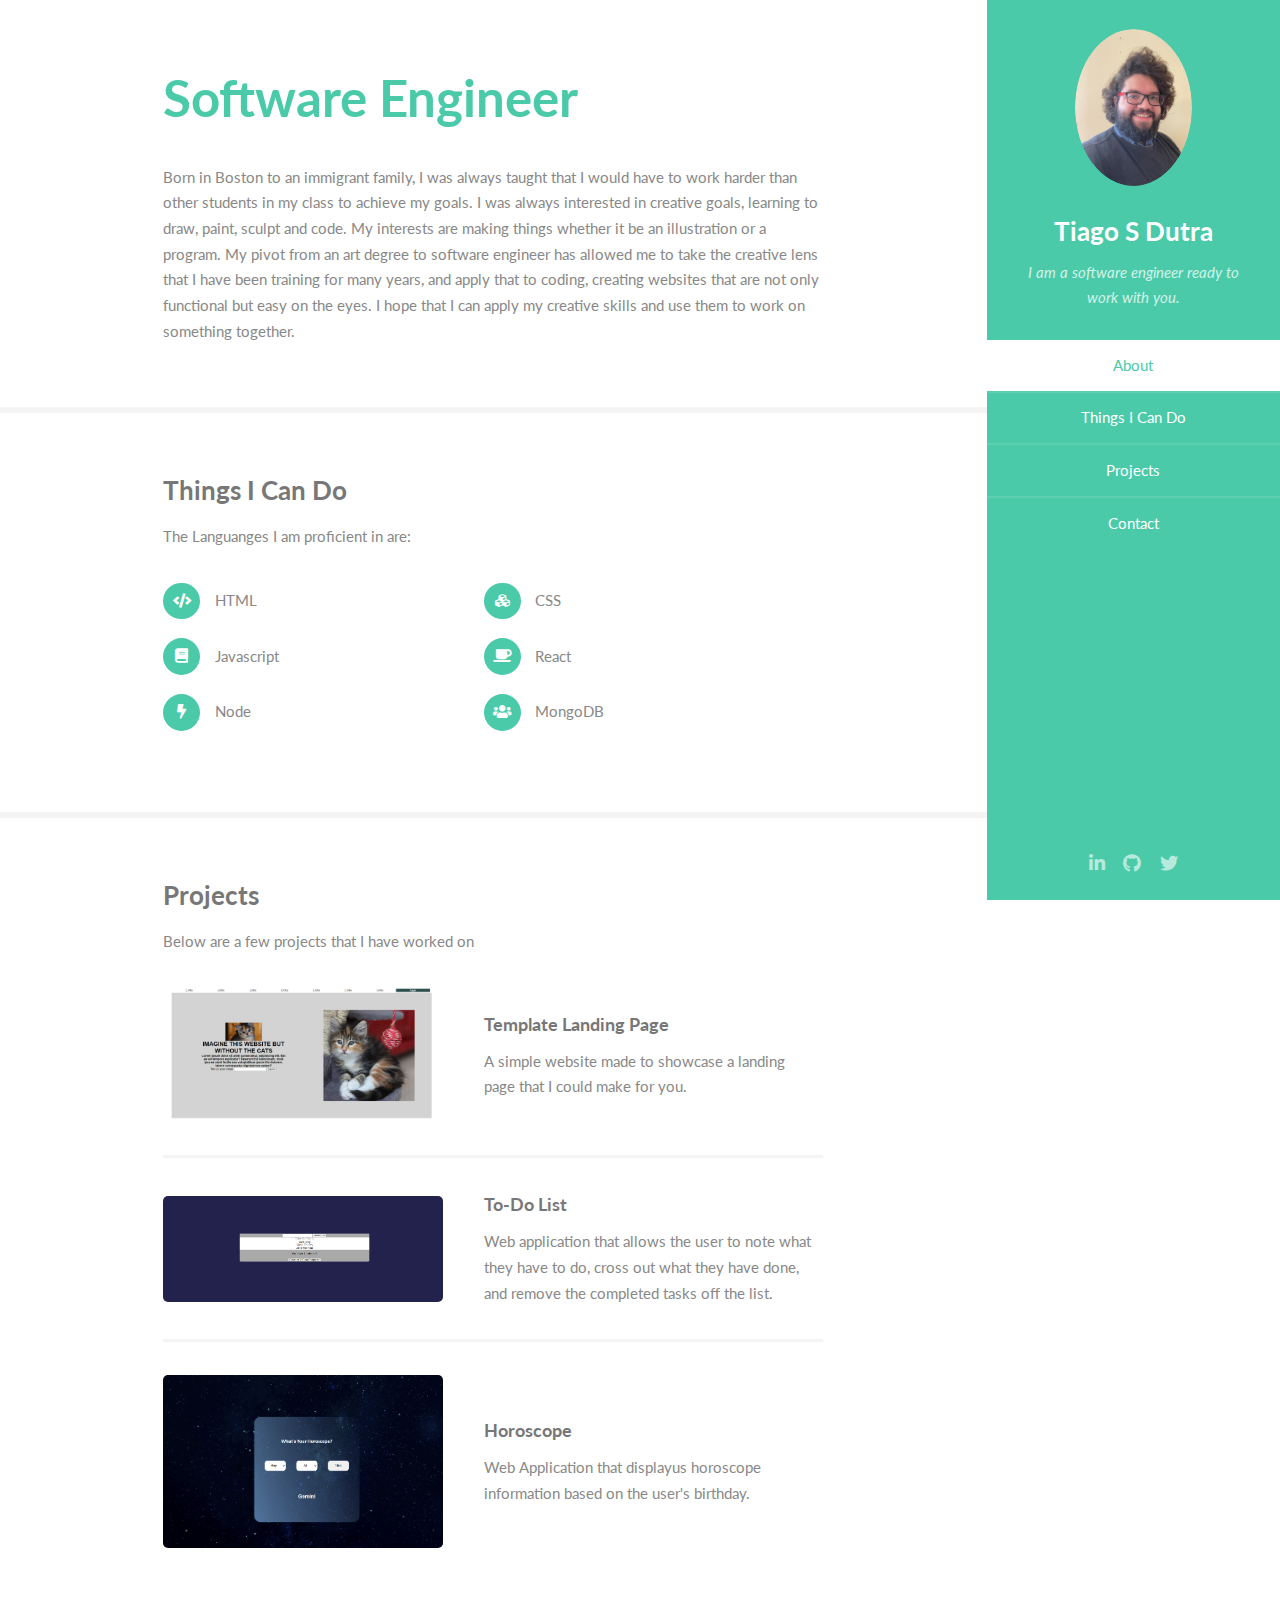
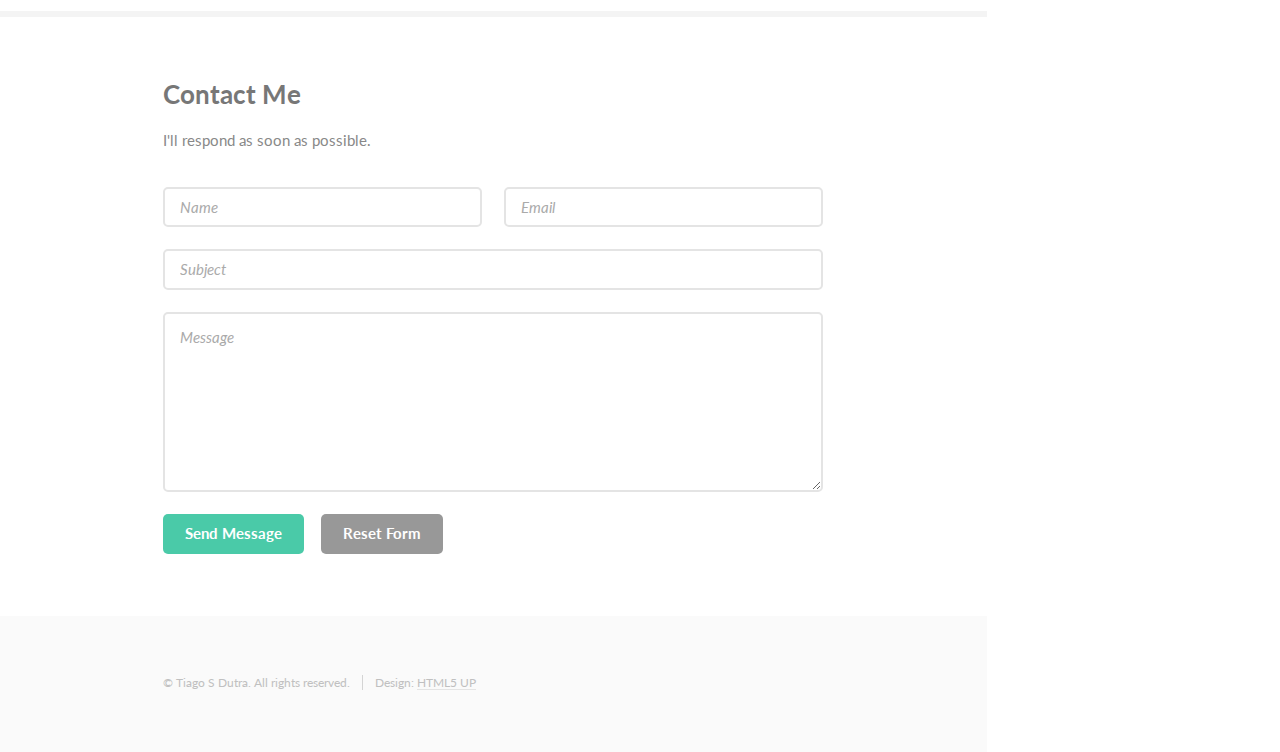
<file: index.html>
<!DOCTYPE HTML>
<!--
	Read Only by HTML5 UP
	html5up.net | @ajlkn
	Free for personal and commercial use under the CCA 3.0 license (html5up.net/license)
-->
<html>
	<head>
		<title>Tiago S Dutra</title>
		<meta charset="utf-8" />
		<meta name="viewport" content="width=device-width, initial-scale=1, user-scalable=no" />
		<link rel="stylesheet" href="assets/css/main.css" />
	</head>
	<body class="is-preload">

		<!-- Header -->
			<section id="header">
				<header>
					<span class="image avatar"><img src="images/headshot.png" alt="" /></span>
					<h1 id="logo"><a href="#">Tiago S Dutra</a></h1>
					<p>I am a software engineer ready to work with you.</p>
				</header>
				<nav id="nav">
					<ul>
						<li><a href="#one" class="active">About</a></li>
						<li><a href="#two">Things I Can Do</a></li>
						<li><a href="#three">Projects</a></li>
						<li><a href="#four">Contact</a></li>
					</ul>
				</nav>
				<footer>
					<ul class="icons">
						
						<li><a href="https://www.linkedin.com/in/tiago-s-dutra/" class="icon brands fa-linkedin-in"><span class="label">LinkedIn</span></a></li>
						<!-- <li><a href="#" class="icon brands fa-instagram"><span class="label">Instagram</span></a></li> -->
						<li><a href="https://github.com/tiagosdutra/" class="icon brands fa-github"><span class="label">Github</span></a></li>
						<li><a href="https://twitter.com/tiagosdutra" class="icon brands fa-twitter"><span class="label">Twitter</span></a></li>
						<!-- <li><a href="#" class="icon solid fa-envelope"><span class="label">Email</span></a></li> -->
					</ul>
				</footer>
			</section>

		<!-- Wrapper -->
			<div id="wrapper">

				<!-- Main -->
					<div id="main">

						<!-- One -->
							<section id="one">
								<!-- <div class="image main" data-position="center">
									<img src="images/banner.jpg" alt="" />
								</div> -->
								<div class="container">
									<header class="major">
										<h2>Software Engineer</h2>
										<!-- <p>Just an incredibly simple responsive site<br />
										template freebie by <a href="http://html5up.net">HTML5 UP</a>.</p> -->
									</header>
									<p>Born in Boston to an immigrant family, I was always taught that I would have to work harder than other students in my class to achieve my goals. I was always interested in creative goals, learning to draw, paint, sculpt and code. My interests are making things whether it be an illustration or a program. My pivot from an art degree to software engineer has allowed me to take the creative lens that I have been training for many years, and apply that to coding, creating websites that are not only functional but easy on the eyes. I hope that I can apply my creative skills and use them to work on something together.
									</p>
								</div>
							</section>

						<!-- Two -->
							<section id="two">
								<div class="container">
									<h3>Things I Can Do</h3>
									<p>The Languanges I am proficient in are:</p>
									<ul class="feature-icons">
										<li class="icon solid fa-code">HTML</li>
										<li class="icon solid fa-cubes">CSS</li>
										<li class="icon solid fa-book">Javascript</li>
										<li class="icon solid fa-coffee">React</li>
										<li class="icon solid fa-bolt">Node</li>
										<li class="icon solid fa-users">MongoDB</li>
									</ul>
								</div>
							</section>

						<!-- Three -->
							<section id="three">
								<div class="container">
									<h3>Projects</h3>
									<p>Below are a few projects that I have worked on</p>
									<div class="features">
										<article>
											<a href="projects/jwlia/jwlia2.html" class="image"><img src="images/jwlia.png" alt="" /></a>
											<div class="inner">
												<h4>Template Landing Page</h4>
												<p>A simple website made to showcase a landing page that I could make for you.</p>
											</div>
										</article>
										<article>
											<a href="projects/todo/todo.html" class="image"><img src="images/todo.png" alt="" /></a>
											<div class="inner">
												<h4>To-Do List</h4>
												<p>Web application that allows the user to note what they have to do, cross out what they have done, and remove the completed tasks off the list.</p>
											</div>
										</article>
										<article>
											<a href="projects/horoscope/horoscope.html" class="image"><img src="images/horoscope.png" alt="" /></a>
											<div class="inner">
												<h4>Horoscope</h4>
												<p>Web Application that displayus horoscope information based on the user's birthday.</p>
											</div>
										</article>
									</div>
								</div>
							</section>

						<!-- Four -->
							<section id="four">
								<div class="container">
									<h3>Contact Me</h3>
									<p>I'll respond as soon as possible.</p>
									<form method="post" action="#" data-netlify="true">
										<div class="row gtr-uniform">
											<div class="col-6 col-12-xsmall"><input type="text" name="name" id="name" placeholder="Name" /></div>
											<div class="col-6 col-12-xsmall"><input type="email" name="email" id="email" placeholder="Email" /></div>
											<div class="col-12"><input type="text" name="subject" id="subject" placeholder="Subject" /></div>
											<div class="col-12"><textarea name="message" id="message" placeholder="Message" rows="6"></textarea></div>
											<div class="col-12">
												<ul class="actions">
													<li><input type="submit" class="primary" value="Send Message" /></li>
													<li><input type="reset" value="Reset Form" /></li>
												</ul>
											</div>
										</div>
									</form>
								</div>
							</section>

						<!-- Five -->
						<!--
							<section id="five">
								<div class="container">
									<h3>Elements</h3>

									<section>
										<h4>Text</h4>
										<p>This is <b>bold</b> and this is <strong>strong</strong>. This is <i>italic</i> and this is <em>emphasized</em>.
										This is <sup>superscript</sup> text and this is <sub>subscript</sub> text.
										This is <u>underlined</u> and this is code: <code>for (;;) { ... }</code>. Finally, <a href="#">this is a link</a>.</p>
										<hr />
										<header>
											<h4>Heading with a Subtitle</h4>
											<p>Lorem ipsum dolor sit amet nullam id egestas urna aliquam</p>
										</header>
										<p>Nunc lacinia ante nunc ac lobortis. Interdum adipiscing gravida odio porttitor sem non mi integer non faucibus ornare mi ut ante amet placerat aliquet. Volutpat eu sed ante lacinia sapien lorem accumsan varius montes viverra nibh in adipiscing blandit tempus accumsan.</p>
										<header>
											<h5>Heading with a Subtitle</h5>
											<p>Lorem ipsum dolor sit amet nullam id egestas urna aliquam</p>
										</header>
										<p>Nunc lacinia ante nunc ac lobortis. Interdum adipiscing gravida odio porttitor sem non mi integer non faucibus ornare mi ut ante amet placerat aliquet. Volutpat eu sed ante lacinia sapien lorem accumsan varius montes viverra nibh in adipiscing blandit tempus accumsan.</p>
										<hr />
										<h2>Heading Level 2</h2>
										<h3>Heading Level 3</h3>
										<h4>Heading Level 4</h4>
										<h5>Heading Level 5</h5>
										<h6>Heading Level 6</h6>
										<hr />
										<h5>Blockquote</h5>
										<blockquote>Fringilla nisl. Donec accumsan interdum nisi, quis tincidunt felis sagittis eget tempus euismod. Vestibulum ante ipsum primis in faucibus vestibulum. Blandit adipiscing eu felis iaculis volutpat ac adipiscing accumsan faucibus. Vestibulum ante ipsum primis in faucibus lorem ipsum dolor sit amet nullam adipiscing eu felis.</blockquote>
										<h5>Preformatted</h5>
										<pre><code>i = 0;

while (!deck.isInOrder()) {
    print 'Iteration ' + i;
    deck.shuffle();
    i++;
}

print 'It took ' + i + ' iterations to sort the deck.';</code></pre>
									</section>

									<section>
										<h4>Lists</h4>
										<div class="row">
											<div class="col-6 col-12-xsmall">
												<h5>Unordered</h5>
												<ul>
													<li>Dolor pulvinar etiam magna etiam.</li>
													<li>Sagittis adipiscing lorem eleifend.</li>
													<li>Felis enim feugiat dolore viverra.</li>
												</ul>
												<h5>Alternate</h5>
												<ul class="alt">
													<li>Dolor pulvinar etiam magna etiam.</li>
													<li>Sagittis adipiscing lorem eleifend.</li>
													<li>Felis enim feugiat dolore viverra.</li>
												</ul>
											</div>
											<div class="col-6 col-12-xsmall">
												<h5>Ordered</h5>
												<ol>
													<li>Dolor pulvinar etiam magna etiam.</li>
													<li>Etiam vel felis at lorem sed viverra.</li>
													<li>Felis enim feugiat dolore viverra.</li>
													<li>Dolor pulvinar etiam magna etiam.</li>
													<li>Etiam vel felis at lorem sed viverra.</li>
													<li>Felis enim feugiat dolore viverra.</li>
												</ol>
												<h5>Icons</h5>
												<ul class="icons">
													<li><a href="#" class="icon brands fa-twitter"><span class="label">Twitter</span></a></li>
													<li><a href="#" class="icon brands fa-facebook-f"><span class="label">Facebook</span></a></li>
													<li><a href="#" class="icon brands fa-instagram"><span class="label">Instagram</span></a></li>
													<li><a href="#" class="icon brands fa-github"><span class="label">Github</span></a></li>
													<li><a href="#" class="icon brands fa-dribbble"><span class="label">Dribbble</span></a></li>
													<li><a href="#" class="icon brands fa-tumblr"><span class="label">Tumblr</span></a></li>
												</ul>
											</div>
										</div>
										<h5>Actions</h5>
										<ul class="actions">
											<li><a href="#" class="button primary">Default</a></li>
											<li><a href="#" class="button">Default</a></li>
											<li><a href="#" class="button alt">Default</a></li>
										</ul>
										<ul class="actions small">
											<li><a href="#" class="button primary small">Small</a></li>
											<li><a href="#" class="button small">Small</a></li>
											<li><a href="#" class="button alt small">Small</a></li>
										</ul>
										<div class="row">
											<div class="col-3 col-6-medium col-12-xsmall">
												<ul class="actions stacked">
													<li><a href="#" class="button primary">Default</a></li>
													<li><a href="#" class="button">Default</a></li>
													<li><a href="#" class="button alt">Default</a></li>
												</ul>
											</div>
											<div class="col-3 col-6 col-12-xsmall">
												<ul class="actions stacked">
													<li><a href="#" class="button primary small">Small</a></li>
													<li><a href="#" class="button small">Small</a></li>
													<li><a href="#" class="button alt small">Small</a></li>
												</ul>
											</div>
											<div class="col-3 col-6-medium col-12-xsmall">
												<ul class="actions stacked">
													<li><a href="#" class="button primary fit">Default</a></li>
													<li><a href="#" class="button fit">Default</a></li>
													<li><a href="#" class="button alt fit">Default</a></li>
												</ul>
											</div>
											<div class="col-3 col-6-medium col-12-xsmall">
												<ul class="actions stacked">
													<li><a href="#" class="button primary small fit">Small</a></li>
													<li><a href="#" class="button small fit">Small</a></li>
													<li><a href="#" class="button alt small fit">Small</a></li>
												</ul>
											</div>
										</div>
									</section>

									<section>
										<h4>Table</h4>
										<h5>Default</h5>
										<div class="table-wrapper">
											<table>
												<thead>
													<tr>
														<th>Name</th>
														<th>Description</th>
														<th>Price</th>
													</tr>
												</thead>
												<tbody>
													<tr>
														<td>Item One</td>
														<td>Ante turpis integer aliquet porttitor.</td>
														<td>29.99</td>
													</tr>
													<tr>
														<td>Item Two</td>
														<td>Vis ac commodo adipiscing arcu aliquet.</td>
														<td>19.99</td>
													</tr>
													<tr>
														<td>Item Three</td>
														<td> Morbi faucibus arcu accumsan lorem.</td>
														<td>29.99</td>
													</tr>
													<tr>
														<td>Item Four</td>
														<td>Vitae integer tempus condimentum.</td>
														<td>19.99</td>
													</tr>
													<tr>
														<td>Item Five</td>
														<td>Ante turpis integer aliquet porttitor.</td>
														<td>29.99</td>
													</tr>
												</tbody>
												<tfoot>
													<tr>
														<td colspan="2"></td>
														<td>100.00</td>
													</tr>
												</tfoot>
											</table>
										</div>

										<h5>Alternate</h5>
										<div class="table-wrapper">
											<table class="alt">
												<thead>
													<tr>
														<th>Name</th>
														<th>Description</th>
														<th>Price</th>
													</tr>
												</thead>
												<tbody>
													<tr>
														<td>Item One</td>
														<td>Ante turpis integer aliquet porttitor.</td>
														<td>29.99</td>
													</tr>
													<tr>
														<td>Item Two</td>
														<td>Vis ac commodo adipiscing arcu aliquet.</td>
														<td>19.99</td>
													</tr>
													<tr>
														<td>Item Three</td>
														<td> Morbi faucibus arcu accumsan lorem.</td>
														<td>29.99</td>
													</tr>
													<tr>
														<td>Item Four</td>
														<td>Vitae integer tempus condimentum.</td>
														<td>19.99</td>
													</tr>
													<tr>
														<td>Item Five</td>
														<td>Ante turpis integer aliquet porttitor.</td>
														<td>29.99</td>
													</tr>
												</tbody>
												<tfoot>
													<tr>
														<td colspan="2"></td>
														<td>100.00</td>
													</tr>
												</tfoot>
											</table>
										</div>
									</section>

									<section>
										<h4>Buttons</h4>
										<ul class="actions">
											<li><a href="#" class="button primary">Primary</a></li>
											<li><a href="#" class="button">Default</a></li>
											<li><a href="#" class="button alt">Alternate</a></li>
										</ul>
										<ul class="actions">
											<li><a href="#" class="button primary large">Large</a></li>
											<li><a href="#" class="button">Default</a></li>
											<li><a href="#" class="button alt small">Small</a></li>
										</ul>
										<ul class="actions fit">
											<li><a href="#" class="button primary fit">Fit</a></li>
											<li><a href="#" class="button fit">Fit</a></li>
											<li><a href="#" class="button alt fit">Fit</a></li>
										</ul>
										<ul class="actions fit small">
											<li><a href="#" class="button primary fit small">Fit + Small</a></li>
											<li><a href="#" class="button fit small">Fit + Small</a></li>
											<li><a href="#" class="button alt fit small">Fit + Small</a></li>
										</ul>
										<ul class="actions">
											<li><a href="#" class="button primary icon solid fa-download">Icon</a></li>
											<li><a href="#" class="button icon solid fa-download">Icon</a></li>
											<li><a href="#" class="button alt icon solid fa-check">Icon</a></li>
										</ul>
										<ul class="actions">
											<li><span class="button primary disabled">Primary</span></li>
											<li><span class="button disabled">Default</span></li>
											<li><span class="button alt disabled">Alternate</span></li>
										</ul>
									</section>

									<section>
										<h4>Form</h4>
										<form method="post" action="#">
											<div class="row gtr-uniform">
												<div class="col-6 col-12-xsmall">
													<input type="text" name="demo-name" id="demo-name" value="" placeholder="Name" />
												</div>
												<div class="col-6 col-12-xsmall">
													<input type="email" name="demo-email" id="demo-email" value="" placeholder="Email" />
												</div>
												<div class="col-12">
													<select name="demo-category" id="demo-category">
														<option value="">- Category -</option>
														<option value="1">Manufacturing</option>
														<option value="1">Shipping</option>
														<option value="1">Administration</option>
														<option value="1">Human Resources</option>
													</select>
												</div>
												<div class="col-4 col-12-medium">
													<input type="radio" id="demo-priority-low" name="demo-priority" checked>
													<label for="demo-priority-low">Low Priority</label>
												</div>
												<div class="col-4 col-12-medium">
													<input type="radio" id="demo-priority-normal" name="demo-priority">
													<label for="demo-priority-normal">Normal Priority</label>
												</div>
												<div class="col-4 col-12-medium">
													<input type="radio" id="demo-priority-high" name="demo-priority">
													<label for="demo-priority-high">High Priority</label>
												</div>
												<div class="col-6 col-12-medium">
													<input type="checkbox" id="demo-copy" name="demo-copy">
													<label for="demo-copy">Email me a copy of this message</label>
												</div>
												<div class="col-6 col-12-medium">
													<input type="checkbox" id="demo-human" name="demo-human" checked>
													<label for="demo-human">I am a human and not a robot</label>
												</div>
												<div class="col-12">
													<textarea name="demo-message" id="demo-message" placeholder="Enter your message" rows="6"></textarea>
												</div>
												<div class="col-12">
													<ul class="actions">
														<li><input type="submit" value="Send Message" /></li>
														<li><input type="reset" value="Reset" class="alt" /></li>
													</ul>
												</div>
											</div>
										</form>
									</section>

									<section>
										<h4>Image</h4>
										<h5>Fit</h5>
										<span class="image fit"><img src="images/banner.jpg" alt="" /></span>
										<div class="box alt">
											<div class="row gtr-50 gtr-uniform">
												<div class="col-4"><span class="image fit"><img src="images/pic01.jpg" alt="" /></span></div>
												<div class="col-4"><span class="image fit"><img src="images/pic02.jpg" alt="" /></span></div>
												<div class="col-4"><span class="image fit"><img src="images/pic03.jpg" alt="" /></span></div>
												<div class="col-4"><span class="image fit"><img src="images/pic02.jpg" alt="" /></span></div>
												<div class="col-4"><span class="image fit"><img src="images/pic03.jpg" alt="" /></span></div>
												<div class="col-4"><span class="image fit"><img src="images/pic01.jpg" alt="" /></span></div>
												<div class="col-4"><span class="image fit"><img src="images/pic03.jpg" alt="" /></span></div>
												<div class="col-4"><span class="image fit"><img src="images/pic01.jpg" alt="" /></span></div>
												<div class="col-4"><span class="image fit"><img src="images/pic02.jpg" alt="" /></span></div>
											</div>
										</div>
										<h5>Left &amp; Right</h5>
										<p><span class="image left"><img src="images/avatar.jpg" alt="" /></span>Fringilla nisl. Donec accumsan interdum nisi, quis tincidunt felis sagittis eget. tempus euismod. Vestibulum ante ipsum primis in faucibus vestibulum. Blandit adipiscing eu felis iaculis volutpat ac adipiscing accumsan eu faucibus. Integer ac pellentesque praesent tincidunt felis sagittis eget. tempus euismod. Vestibulum ante ipsum primis in faucibus vestibulum. Blandit adipiscing eu felis iaculis volutpat ac adipiscing accumsan eu faucibus. Integer ac pellentesque praesent. Donec accumsan interdum nisi, quis tincidunt felis sagittis eget. tempus euismod. Vestibulum ante ipsum primis in faucibus vestibulum. Blandit adipiscing eu felis iaculis volutpat ac adipiscing accumsan eu faucibus. Integer ac pellentesque praesent tincidunt felis sagittis eget. tempus euismod. Vestibulum ante ipsum primis in faucibus vestibulum. Blandit adipiscing eu felis iaculis volutpat ac adipiscing accumsan eu faucibus. Integer ac pellentesque praesent.</p>
										<p><span class="image right"><img src="images/avatar.jpg" alt="" /></span>Fringilla nisl. Donec accumsan interdum nisi, quis tincidunt felis sagittis eget. tempus euismod. Vestibulum ante ipsum primis in faucibus vestibulum. Blandit adipiscing eu felis iaculis volutpat ac adipiscing accumsan eu faucibus. Integer ac pellentesque praesent tincidunt felis sagittis eget. tempus euismod. Vestibulum ante ipsum primis in faucibus vestibulum. Blandit adipiscing eu felis iaculis volutpat ac adipiscing accumsan eu faucibus. Integer ac pellentesque praesent. Donec accumsan interdum nisi, quis tincidunt felis sagittis eget. tempus euismod. Vestibulum ante ipsum primis in faucibus vestibulum. Blandit adipiscing eu felis iaculis volutpat ac adipiscing accumsan eu faucibus. Integer ac pellentesque praesent tincidunt felis sagittis eget. tempus euismod. Vestibulum ante ipsum primis in faucibus vestibulum. Blandit adipiscing eu felis iaculis volutpat ac adipiscing accumsan eu faucibus. Integer ac pellentesque praesent.</p>
									</section>

								</div>
							</section>
						-->

					</div>

				<!-- Footer -->
					<section id="footer">
						<div class="container">
							<ul class="copyright">
								<li>&copy; Tiago S Dutra. All rights reserved.</li><li>Design: <a href="http://html5up.net">HTML5 UP</a></li>
							</ul>
						</div>
					</section>

			</div>

		<!-- Scripts -->
			<script src="assets/js/jquery.min.js"></script>
			<script src="assets/js/jquery.scrollex.min.js"></script>
			<script src="assets/js/jquery.scrolly.min.js"></script>
			<script src="assets/js/browser.min.js"></script>
			<script src="assets/js/breakpoints.min.js"></script>
			<script src="assets/js/util.js"></script>
			<script src="assets/js/main.js"></script>

	</body>
</html>
</file>
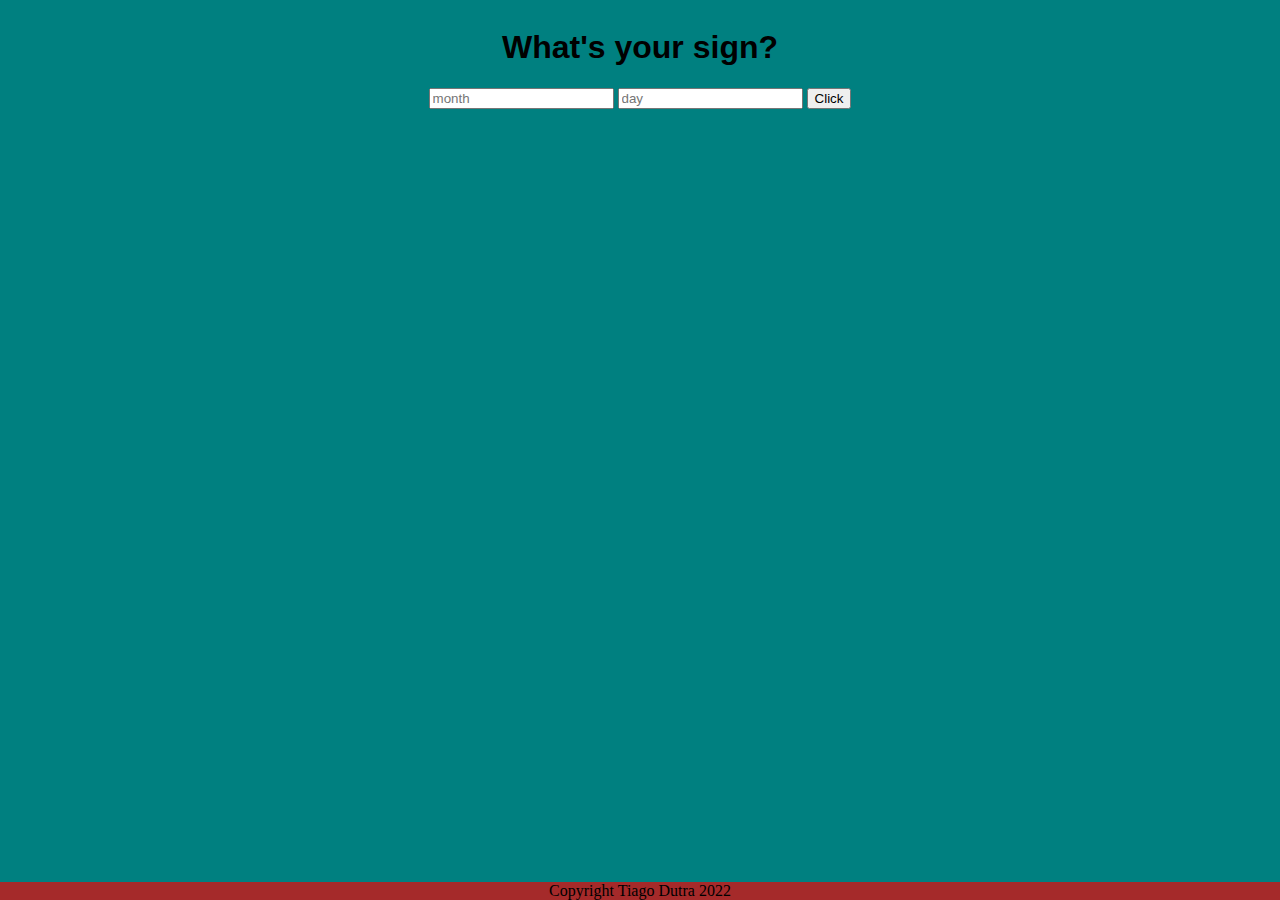
<file: horoscope/horoscope.html>
<!DOCTYPE html>
<html lang="en">
<head>
    <meta charset="UTF-8">
    <meta http-equiv="X-UA-Compatible" content="IE=edge">
    <meta name="viewport" content="width=device-width, initial-scale=1.0">
    <title>Document</title>
    <link rel="stylesheet" href="css/horoscope.css">
</head>
<body>
    <div>
        <h1>What's your sign?</h1>
        <form>
            <input class="month" type="text" placeholder="month">
            <input class="day" type="text" placeholder="day">
            <button type="button">Click</button>
        </form>
        <h2></h2>
    </div>
    <footer>Copyright Tiago Dutra 2022</footer>
    <script src="js/horoscope.js"></script>
</body>
</html>
</file>
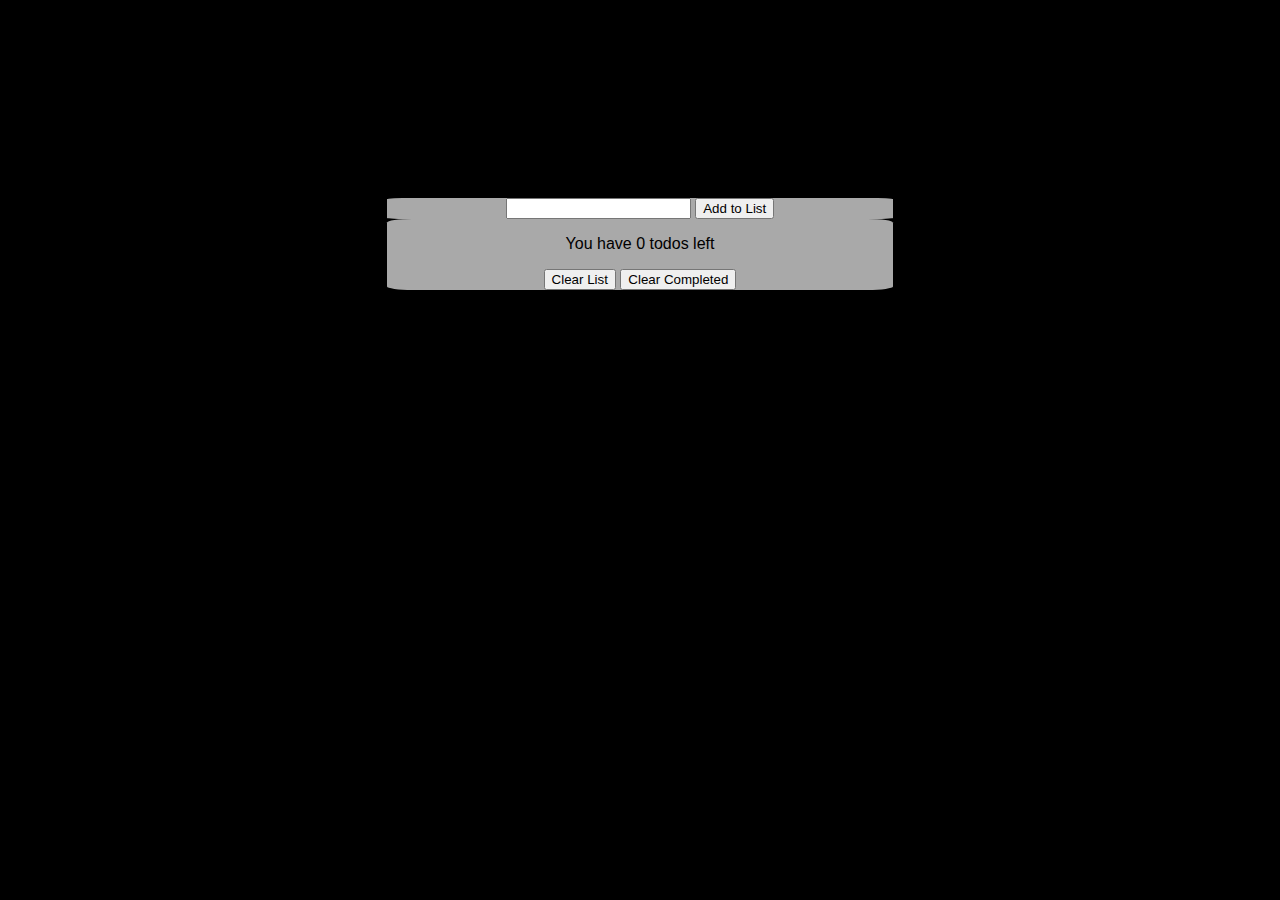
<file: to do/todo.html>
<!DOCTYPE html>
<html lang="en">
<head>
    <link rel="stylesheet" href="css/todo.css">
    <meta charset="UTF-8">
    <meta http-equiv="X-UA-Compatible" content="IE=edge">
    <meta name="viewport" content="width=device-width, initial-scale=1.0">
    <title>Document</title>
</head>
<body>
    <div>
        <form>
            <input class='input' type="text">
            <button class='btn' type="button">Add to List</button>
        </form>
        <ul class="container" id='myList'>
        
        </ul>
        <form>
            <p>You have <span class="todos">0</span> todos left</p>
            <button class='clearList'type="button">Clear List</button>
            <button class='clearComplete'type="button">Clear Completed</button>
        </form>
    </div>
    <script src="js/todo.js"></script>
</body>
</html>
</file>
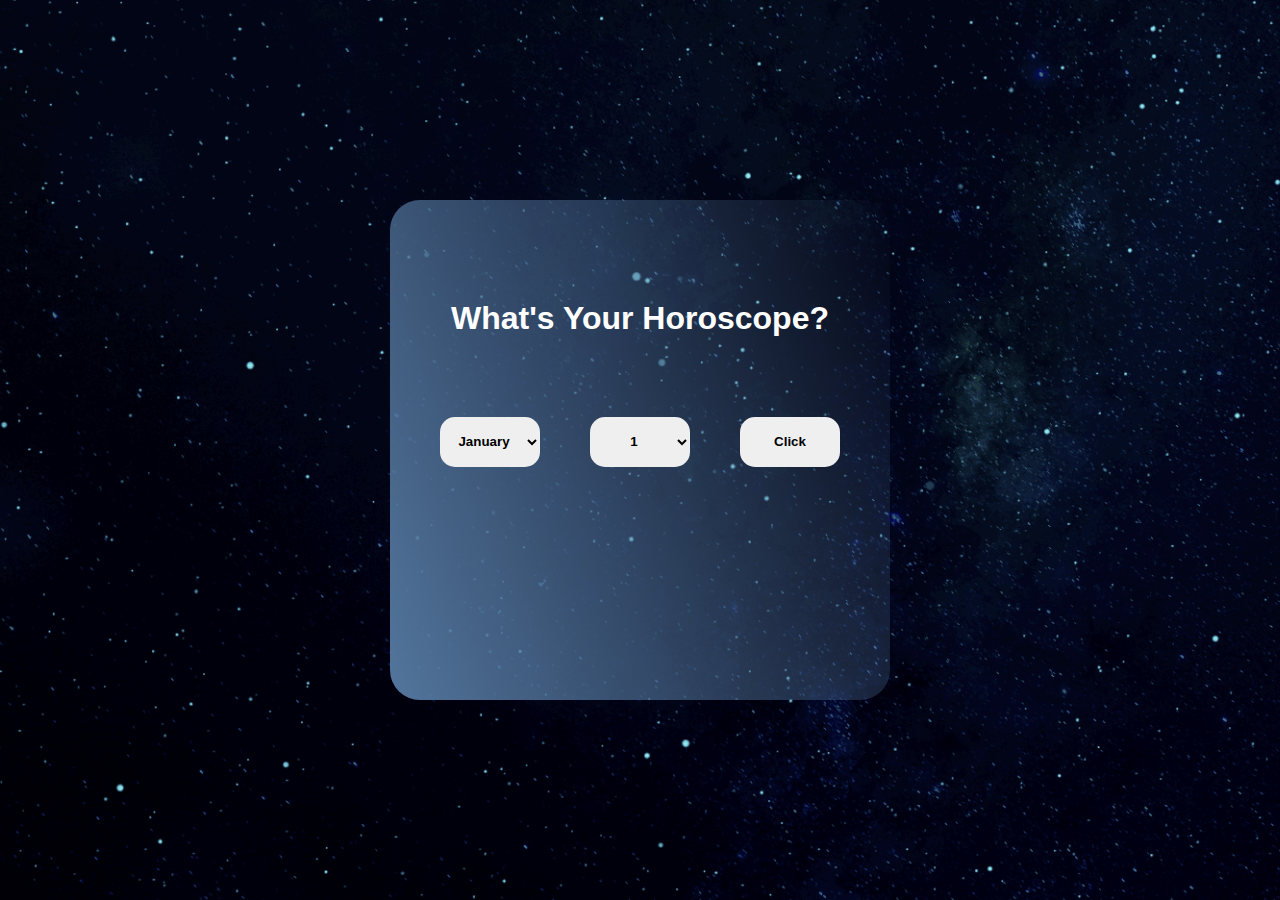
<file: projects/horoscope/horoscope.html>
<!DOCTYPE html>
<html lang="en">

<head>
    <meta charset="UTF-8">
    <meta http-equiv="X-UA-Compatible" content="IE=edge">
    <meta name="viewport" content="width=device-width, initial-scale=1.0">
    <title>Document</title>
    <link rel="stylesheet" href="css/horoscope.css">
</head>

<body>
        <section class="container">
                <h1>What's Your Horoscope?</h1>
                <select class='month' name="" id="">
                    <option value="January">January</option>
                    <option value="February">February</option>
                    <option value="March">March</option>
                    <option value="April">April</option>
                    <option value="May">May</option>
                    <option value="June">June</option>
                    <option value="July">July</option>
                    <option value="August">August</option>
                    <option value="September">September</option>
                    <option value="October">October</option>
                    <option value="November">November</option>
                    <option value="December">December</option>
                </select>
                <select class='day' name="" id="">
                    <option value="1">1</option>
                    <option value="2">2</option>
                    <option value="3">3</option>
                    <option value="4">4</option>
                    <option value="5">5</option>
                    <option value="6">6</option>
                    <option value="7">7</option>
                    <option value="8">8</option>
                    <option value="9">9</option>
                    <option value="10">10</option>
                    <option value="11">11</option>
                    <option value="12">12</option>
                    <option value="13">13</option>
                    <option value="14">14</option>
                    <option value="15">15</option>
                    <option value="16">16</option>
                    <option value="17">17</option>
                    <option value="18">18</option>
                    <option value="19">19</option>
                    <option value="20">20</option>
                    <option value="21">21</option>
                    <option value="22">22</option>
                    <option value="23">23</option>
                    <option value="24">24</option>
                    <option value="25">25</option>
                    <option value="26">26</option>
                    <option value="27">27</option>
                    <option value="28">28</option>
                    <option value="29">29</option>
                    <option value="30">30</option>
                    <option value="31">31</option>
                </select>
                <button type="button">Click</button>
            <h2></h2>
        </section>
    <script src="js/horoscope.js"></script>
</body>

</html>
</file>
<file: horoscope/css/horoscope.css>
*{
    box-sizing: border-box;
}

body{
    text-align: center;
    display: flex;
    background-color: teal;
    flex-direction: column;
    margin-bottom: 120px;
}

div{
    flex: 1;
    flex-grow: 2;
}

form{
    flex:1;
    justify-content: center;
}

h1{
    font-family:'Gill Sans', 'Gill Sans MT', Calibri, 'Trebuchet MS', sans-serif
}

footer{
    background-color: brown;
    flex: 1;
    position: fixed; 
    width: 100%;
    bottom: 0%;
    left: 0;
    /* height: 70px; */
}
</file>
<file: to do/css/todo.css>
body{
    background-color: black;
    text-align: center;
    font-family: Arial, Helvetica, sans-serif;
    display: flex;
}


.strikeThrough{
    text-decoration: line-through;
    color: gray;
}
li{
    list-style: none;
}



body > div{
    margin: 15% 30%;
    display: flex;
    flex-direction: column;
    flex: 1
}

body > div > form{
    background-color: darkgrey;
    border-radius: 5%;
}

body > div > ul{
    background-color: white;
    margin: 0;
    padding: 0;
}
.hidden{
    display:none
}
</file>
<file: projects/horoscope/css/horoscope.css>
*{
    box-sizing: border-box;
    font-family: Arial, Helvetica, sans-serif;
}

body{
    height: 100vh;
    width: 100%;
    background-image: url(./../img/Galaxy-stars.gif);
    background-size: cover;
margin: 0;display: flex;}
h1{
    width: 100%;
    text-align: center;
    height: 75px;
    padding-top: 100px;
    margin: 0;
    color: white;
}


.container{
    margin-top: 33%;
    height: 500px;
    width: 500px;
    display: flex;
    justify-content: space-evenly;
    flex-wrap: wrap;
    margin: auto;
    background: linear-gradient(69deg, #53769d, transparent);
    border-radius: 30px;
    text-align: center;
    /* margin-top: 200px; */    
}
h2{
    margin: 0;
    width: 80%;
    text-align: center;
    color: white;
}
form{
    flex:1;
    justify-content: center;
}

h1{
    font-family:'Gill Sans', 'Gill Sans MT', Calibri, 'Trebuchet MS', sans-serif
}
select, button{
    height: 50px;
    width: 20%;
    border-radius: 15px;
    border: black;
    font-weight: bold;
    text-align: center;
}
</file>
<file: assets/css/main.css>
@import url("fontawesome-all.min.css");
@import url("https://fonts.googleapis.com/css?family=Lato:400,400italic,700,700italic|Source+Code+Pro:400");

/*
	Read Only by HTML5 UP
	html5up.net | @ajlkn
	Free for personal and commercial use under the CCA 3.0 license (html5up.net/license)
*/

html, body, div, span, applet, object,
iframe, h1, h2, h3, h4, h5, h6, p, blockquote,
pre, a, abbr, acronym, address, big, cite,
code, del, dfn, em, img, ins, kbd, q, s, samp,
small, strike, strong, sub, sup, tt, var, b,
u, i, center, dl, dt, dd, ol, ul, li, fieldset,
form, label, legend, table, caption, tbody,
tfoot, thead, tr, th, td, article, aside,
canvas, details, embed, figure, figcaption,
footer, header, hgroup, menu, nav, output, ruby,
section, summary, time, mark, audio, video {
	margin: 0;
	padding: 0;
	border: 0;
	font-size: 100%;
	font: inherit;
	vertical-align: baseline;}

article, aside, details, figcaption, figure,
footer, header, hgroup, menu, nav, section {
	display: block;}

body {
	line-height: 1;
}

ol, ul {
	list-style: none;
}

blockquote, q {
	quotes: none;
}

	blockquote:before, blockquote:after, q:before, q:after {
		content: '';
		content: none;
	}

table {
	border-collapse: collapse;
	border-spacing: 0;
}

body {
	-webkit-text-size-adjust: none;
}

mark {
	background-color: transparent;
	color: inherit;
}

input::-moz-focus-inner {
	border: 0;
	padding: 0;
}

input, select, textarea {
	-moz-appearance: none;
	-webkit-appearance: none;
	-ms-appearance: none;
	appearance: none;
}

/* Basic */

	html {
		box-sizing: border-box;
	}

	*, *:before, *:after {
		box-sizing: inherit;
	}

	body {
		background: #fff;
	}

		body.is-preload *, body.is-preload *:before, body.is-preload *:after {
			-moz-animation: none !important;
			-webkit-animation: none !important;
			-ms-animation: none !important;
			animation: none !important;
			-moz-transition: none !important;
			-webkit-transition: none !important;
			-ms-transition: none !important;
			transition: none !important;
		}

	body, input, select, textarea {
		color: #888;
		font-family: "Lato", sans-serif;
		font-size: 16pt;
		font-weight: 400;
		line-height: 1.75em;
	}

	a {
		-moz-transition: color 0.2s ease-in-out, border-color 0.2s ease-in-out;
		-webkit-transition: color 0.2s ease-in-out, border-color 0.2s ease-in-out;
		-ms-transition: color 0.2s ease-in-out, border-color 0.2s ease-in-out;
		transition: color 0.2s ease-in-out, border-color 0.2s ease-in-out;
		border-bottom: solid 1px #e4e4e4;
		color: inherit;
		text-decoration: none;
	}

		a:hover {
			border-bottom-color: transparent;
			color: #4acaa8 !important;
		}

	strong, b {
		color: #777;
		font-weight: 700;
	}

	em, i {
		font-style: italic;
	}

	p {
		margin: 0 0 2.25em 0;
	}

	h1, h2, h3, h4, h5, h6 {
		color: #777;
		font-weight: 700;
		line-height: 1em;
		margin: 0 0 0.5625em 0;
	}

		h1 a, h2 a, h3 a, h4 a, h5 a, h6 a {
			border: 0;
			color: inherit;
			text-decoration: none;
		}

	h2 {
		font-size: 2em;
		line-height: 1.5em;
	}

	h3 {
		font-size: 1.75em;
		line-height: 1.5em;
	}

	h4 {
		font-size: 1.25em;
		line-height: 1.5em;
	}

	h5 {
		font-size: 0.9em;
		line-height: 1.5em;
	}

	h6 {
		font-size: 0.7em;
		line-height: 1.5em;
	}

	sub {
		font-size: 0.8em;
		position: relative;
		top: 0.5em;
	}

	sup {
		font-size: 0.8em;
		position: relative;
		top: -0.5em;
	}

	hr {
		border: 0;
		border-bottom: solid 2px #f4f4f4;
		margin: 2.25em 0;
	}

		hr.major {
			margin: 3.375em 0;
		}

	blockquote {
		border-left: solid 8px #e4e4e4;
		font-style: italic;
		margin: 0 0 2.25em 0;
		padding: 0.5em 0 0.5em 2em;
	}

	code {
		background: #555;
		border-radius: 5px;
		color: #fff;
		font-family: "Source Code Pro", monospace;
		font-size: 0.9em;
		margin: 0 0.25em;
		padding: 0.25em 0.65em;
	}

	pre {
		font-family: "Source Code Pro", monospace;
		font-size: 0.9em;
		margin: 0 0 2.25em 0;
	}

		pre code {
			-webkit-overflow-scrolling: touch;
			display: block;
			line-height: 1.5em;
			overflow-x: auto;
			padding: 1em 1.5em;
		}

	.align-left {
		text-align: left;
	}

	.align-center {
		text-align: center;
	}

	.align-right {
		text-align: right;
	}

/* Row */

	.row {
		display: flex;
		flex-wrap: wrap;
		box-sizing: border-box;
		align-items: stretch;
	}

		.row > * {
			box-sizing: border-box;
		}

		.row.gtr-uniform > * > :last-child {
			margin-bottom: 0;
		}

		.row.aln-left {
			justify-content: flex-start;
		}

		.row.aln-center {
			justify-content: center;
		}

		.row.aln-right {
			justify-content: flex-end;
		}

		.row.aln-top {
			align-items: flex-start;
		}

		.row.aln-middle {
			align-items: center;
		}

		.row.aln-bottom {
			align-items: flex-end;
		}

		.row > .imp {
			order: -1;
		}

		.row > .col-1 {
			width: 8.33333%;
		}

		.row > .off-1 {
			margin-left: 8.33333%;
		}

		.row > .col-2 {
			width: 16.66667%;
		}

		.row > .off-2 {
			margin-left: 16.66667%;
		}

		.row > .col-3 {
			width: 25%;
		}

		.row > .off-3 {
			margin-left: 25%;
		}

		.row > .col-4 {
			width: 33.33333%;
		}

		.row > .off-4 {
			margin-left: 33.33333%;
		}

		.row > .col-5 {
			width: 41.66667%;
		}

		.row > .off-5 {
			margin-left: 41.66667%;
		}

		.row > .col-6 {
			width: 50%;
		}

		.row > .off-6 {
			margin-left: 50%;
		}

		.row > .col-7 {
			width: 58.33333%;
		}

		.row > .off-7 {
			margin-left: 58.33333%;
		}

		.row > .col-8 {
			width: 66.66667%;
		}

		.row > .off-8 {
			margin-left: 66.66667%;
		}

		.row > .col-9 {
			width: 75%;
		}

		.row > .off-9 {
			margin-left: 75%;
		}

		.row > .col-10 {
			width: 83.33333%;
		}

		.row > .off-10 {
			margin-left: 83.33333%;
		}

		.row > .col-11 {
			width: 91.66667%;
		}

		.row > .off-11 {
			margin-left: 91.66667%;
		}

		.row > .col-12 {
			width: 100%;
		}

		.row > .off-12 {
			margin-left: 100%;
		}

		.row.gtr-0 {
			margin-top: 0;
			margin-left: 0em;
		}

			.row.gtr-0 > * {
				padding: 0 0 0 0em;
			}

			.row.gtr-0.gtr-uniform {
				margin-top: 0em;
			}

				.row.gtr-0.gtr-uniform > * {
					padding-top: 0em;
				}

		.row.gtr-25 {
			margin-top: 0;
			margin-left: -0.5em;
		}

			.row.gtr-25 > * {
				padding: 0 0 0 0.5em;
			}

			.row.gtr-25.gtr-uniform {
				margin-top: -0.5em;
			}

				.row.gtr-25.gtr-uniform > * {
					padding-top: 0.5em;
				}

		.row.gtr-50 {
			margin-top: 0;
			margin-left: -1em;
		}

			.row.gtr-50 > * {
				padding: 0 0 0 1em;
			}

			.row.gtr-50.gtr-uniform {
				margin-top: -1em;
			}

				.row.gtr-50.gtr-uniform > * {
					padding-top: 1em;
				}

		.row {
			margin-top: 0;
			margin-left: -2em;
		}

			.row > * {
				padding: 0 0 0 2em;
			}

			.row.gtr-uniform {
				margin-top: -2em;
			}

				.row.gtr-uniform > * {
					padding-top: 2em;
				}

		.row.gtr-150 {
			margin-top: 0;
			margin-left: -3em;
		}

			.row.gtr-150 > * {
				padding: 0 0 0 3em;
			}

			.row.gtr-150.gtr-uniform {
				margin-top: -3em;
			}

				.row.gtr-150.gtr-uniform > * {
					padding-top: 3em;
				}

		.row.gtr-200 {
			margin-top: 0;
			margin-left: -4em;
		}

			.row.gtr-200 > * {
				padding: 0 0 0 4em;
			}

			.row.gtr-200.gtr-uniform {
				margin-top: -4em;
			}

				.row.gtr-200.gtr-uniform > * {
					padding-top: 4em;
				}

		@media screen and (max-width: 1680px) {

			.row {
				display: flex;
				flex-wrap: wrap;
				box-sizing: border-box;
				align-items: stretch;
			}

				.row > * {
					box-sizing: border-box;
				}

				.row.gtr-uniform > * > :last-child {
					margin-bottom: 0;
				}

				.row.aln-left {
					justify-content: flex-start;
				}

				.row.aln-center {
					justify-content: center;
				}

				.row.aln-right {
					justify-content: flex-end;
				}

				.row.aln-top {
					align-items: flex-start;
				}

				.row.aln-middle {
					align-items: center;
				}

				.row.aln-bottom {
					align-items: flex-end;
				}

				.row > .imp-xlarge {
					order: -1;
				}

				.row > .col-1-xlarge {
					width: 8.33333%;
				}

				.row > .off-1-xlarge {
					margin-left: 8.33333%;
				}

				.row > .col-2-xlarge {
					width: 16.66667%;
				}

				.row > .off-2-xlarge {
					margin-left: 16.66667%;
				}

				.row > .col-3-xlarge {
					width: 25%;
				}

				.row > .off-3-xlarge {
					margin-left: 25%;
				}

				.row > .col-4-xlarge {
					width: 33.33333%;
				}

				.row > .off-4-xlarge {
					margin-left: 33.33333%;
				}

				.row > .col-5-xlarge {
					width: 41.66667%;
				}

				.row > .off-5-xlarge {
					margin-left: 41.66667%;
				}

				.row > .col-6-xlarge {
					width: 50%;
				}

				.row > .off-6-xlarge {
					margin-left: 50%;
				}

				.row > .col-7-xlarge {
					width: 58.33333%;
				}

				.row > .off-7-xlarge {
					margin-left: 58.33333%;
				}

				.row > .col-8-xlarge {
					width: 66.66667%;
				}

				.row > .off-8-xlarge {
					margin-left: 66.66667%;
				}

				.row > .col-9-xlarge {
					width: 75%;
				}

				.row > .off-9-xlarge {
					margin-left: 75%;
				}

				.row > .col-10-xlarge {
					width: 83.33333%;
				}

				.row > .off-10-xlarge {
					margin-left: 83.33333%;
				}

				.row > .col-11-xlarge {
					width: 91.66667%;
				}

				.row > .off-11-xlarge {
					margin-left: 91.66667%;
				}

				.row > .col-12-xlarge {
					width: 100%;
				}

				.row > .off-12-xlarge {
					margin-left: 100%;
				}

				.row.gtr-0 {
					margin-top: 0;
					margin-left: 0em;
				}

					.row.gtr-0 > * {
						padding: 0 0 0 0em;
					}

					.row.gtr-0.gtr-uniform {
						margin-top: 0em;
					}

						.row.gtr-0.gtr-uniform > * {
							padding-top: 0em;
						}

				.row.gtr-25 {
					margin-top: 0;
					margin-left: -0.5em;
				}

					.row.gtr-25 > * {
						padding: 0 0 0 0.5em;
					}

					.row.gtr-25.gtr-uniform {
						margin-top: -0.5em;
					}

						.row.gtr-25.gtr-uniform > * {
							padding-top: 0.5em;
						}

				.row.gtr-50 {
					margin-top: 0;
					margin-left: -1em;
				}

					.row.gtr-50 > * {
						padding: 0 0 0 1em;
					}

					.row.gtr-50.gtr-uniform {
						margin-top: -1em;
					}

						.row.gtr-50.gtr-uniform > * {
							padding-top: 1em;
						}

				.row {
					margin-top: 0;
					margin-left: -2em;
				}

					.row > * {
						padding: 0 0 0 2em;
					}

					.row.gtr-uniform {
						margin-top: -2em;
					}

						.row.gtr-uniform > * {
							padding-top: 2em;
						}

				.row.gtr-150 {
					margin-top: 0;
					margin-left: -3em;
				}

					.row.gtr-150 > * {
						padding: 0 0 0 3em;
					}

					.row.gtr-150.gtr-uniform {
						margin-top: -3em;
					}

						.row.gtr-150.gtr-uniform > * {
							padding-top: 3em;
						}

				.row.gtr-200 {
					margin-top: 0;
					margin-left: -4em;
				}

					.row.gtr-200 > * {
						padding: 0 0 0 4em;
					}

					.row.gtr-200.gtr-uniform {
						margin-top: -4em;
					}

						.row.gtr-200.gtr-uniform > * {
							padding-top: 4em;
						}

		}

		@media screen and (max-width: 1280px) {

			.row {
				display: flex;
				flex-wrap: wrap;
				box-sizing: border-box;
				align-items: stretch;
			}

				.row > * {
					box-sizing: border-box;
				}

				.row.gtr-uniform > * > :last-child {
					margin-bottom: 0;
				}

				.row.aln-left {
					justify-content: flex-start;
				}

				.row.aln-center {
					justify-content: center;
				}

				.row.aln-right {
					justify-content: flex-end;
				}

				.row.aln-top {
					align-items: flex-start;
				}

				.row.aln-middle {
					align-items: center;
				}

				.row.aln-bottom {
					align-items: flex-end;
				}

				.row > .imp-large {
					order: -1;
				}

				.row > .col-1-large {
					width: 8.33333%;
				}

				.row > .off-1-large {
					margin-left: 8.33333%;
				}

				.row > .col-2-large {
					width: 16.66667%;
				}

				.row > .off-2-large {
					margin-left: 16.66667%;
				}

				.row > .col-3-large {
					width: 25%;
				}

				.row > .off-3-large {
					margin-left: 25%;
				}

				.row > .col-4-large {
					width: 33.33333%;
				}

				.row > .off-4-large {
					margin-left: 33.33333%;
				}

				.row > .col-5-large {
					width: 41.66667%;
				}

				.row > .off-5-large {
					margin-left: 41.66667%;
				}

				.row > .col-6-large {
					width: 50%;
				}

				.row > .off-6-large {
					margin-left: 50%;
				}

				.row > .col-7-large {
					width: 58.33333%;
				}

				.row > .off-7-large {
					margin-left: 58.33333%;
				}

				.row > .col-8-large {
					width: 66.66667%;
				}

				.row > .off-8-large {
					margin-left: 66.66667%;
				}

				.row > .col-9-large {
					width: 75%;
				}

				.row > .off-9-large {
					margin-left: 75%;
				}

				.row > .col-10-large {
					width: 83.33333%;
				}

				.row > .off-10-large {
					margin-left: 83.33333%;
				}

				.row > .col-11-large {
					width: 91.66667%;
				}

				.row > .off-11-large {
					margin-left: 91.66667%;
				}

				.row > .col-12-large {
					width: 100%;
				}

				.row > .off-12-large {
					margin-left: 100%;
				}

				.row.gtr-0 {
					margin-top: 0;
					margin-left: 0em;
				}

					.row.gtr-0 > * {
						padding: 0 0 0 0em;
					}

					.row.gtr-0.gtr-uniform {
						margin-top: 0em;
					}

						.row.gtr-0.gtr-uniform > * {
							padding-top: 0em;
						}

				.row.gtr-25 {
					margin-top: 0;
					margin-left: -0.375em;
				}

					.row.gtr-25 > * {
						padding: 0 0 0 0.375em;
					}

					.row.gtr-25.gtr-uniform {
						margin-top: -0.375em;
					}

						.row.gtr-25.gtr-uniform > * {
							padding-top: 0.375em;
						}

				.row.gtr-50 {
					margin-top: 0;
					margin-left: -0.75em;
				}

					.row.gtr-50 > * {
						padding: 0 0 0 0.75em;
					}

					.row.gtr-50.gtr-uniform {
						margin-top: -0.75em;
					}

						.row.gtr-50.gtr-uniform > * {
							padding-top: 0.75em;
						}

				.row {
					margin-top: 0;
					margin-left: -1.5em;
				}

					.row > * {
						padding: 0 0 0 1.5em;
					}

					.row.gtr-uniform {
						margin-top: -1.5em;
					}

						.row.gtr-uniform > * {
							padding-top: 1.5em;
						}

				.row.gtr-150 {
					margin-top: 0;
					margin-left: -2.25em;
				}

					.row.gtr-150 > * {
						padding: 0 0 0 2.25em;
					}

					.row.gtr-150.gtr-uniform {
						margin-top: -2.25em;
					}

						.row.gtr-150.gtr-uniform > * {
							padding-top: 2.25em;
						}

				.row.gtr-200 {
					margin-top: 0;
					margin-left: -3em;
				}

					.row.gtr-200 > * {
						padding: 0 0 0 3em;
					}

					.row.gtr-200.gtr-uniform {
						margin-top: -3em;
					}

						.row.gtr-200.gtr-uniform > * {
							padding-top: 3em;
						}

		}

		@media screen and (max-width: 1024px) {

			.row {
				display: flex;
				flex-wrap: wrap;
				box-sizing: border-box;
				align-items: stretch;
			}

				.row > * {
					box-sizing: border-box;
				}

				.row.gtr-uniform > * > :last-child {
					margin-bottom: 0;
				}

				.row.aln-left {
					justify-content: flex-start;
				}

				.row.aln-center {
					justify-content: center;
				}

				.row.aln-right {
					justify-content: flex-end;
				}

				.row.aln-top {
					align-items: flex-start;
				}

				.row.aln-middle {
					align-items: center;
				}

				.row.aln-bottom {
					align-items: flex-end;
				}

				.row > .imp-medium {
					order: -1;
				}

				.row > .col-1-medium {
					width: 8.33333%;
				}

				.row > .off-1-medium {
					margin-left: 8.33333%;
				}

				.row > .col-2-medium {
					width: 16.66667%;
				}

				.row > .off-2-medium {
					margin-left: 16.66667%;
				}

				.row > .col-3-medium {
					width: 25%;
				}

				.row > .off-3-medium {
					margin-left: 25%;
				}

				.row > .col-4-medium {
					width: 33.33333%;
				}

				.row > .off-4-medium {
					margin-left: 33.33333%;
				}

				.row > .col-5-medium {
					width: 41.66667%;
				}

				.row > .off-5-medium {
					margin-left: 41.66667%;
				}

				.row > .col-6-medium {
					width: 50%;
				}

				.row > .off-6-medium {
					margin-left: 50%;
				}

				.row > .col-7-medium {
					width: 58.33333%;
				}

				.row > .off-7-medium {
					margin-left: 58.33333%;
				}

				.row > .col-8-medium {
					width: 66.66667%;
				}

				.row > .off-8-medium {
					margin-left: 66.66667%;
				}

				.row > .col-9-medium {
					width: 75%;
				}

				.row > .off-9-medium {
					margin-left: 75%;
				}

				.row > .col-10-medium {
					width: 83.33333%;
				}

				.row > .off-10-medium {
					margin-left: 83.33333%;
				}

				.row > .col-11-medium {
					width: 91.66667%;
				}

				.row > .off-11-medium {
					margin-left: 91.66667%;
				}

				.row > .col-12-medium {
					width: 100%;
				}

				.row > .off-12-medium {
					margin-left: 100%;
				}

				.row.gtr-0 {
					margin-top: 0;
					margin-left: 0em;
				}

					.row.gtr-0 > * {
						padding: 0 0 0 0em;
					}

					.row.gtr-0.gtr-uniform {
						margin-top: 0em;
					}

						.row.gtr-0.gtr-uniform > * {
							padding-top: 0em;
						}

				.row.gtr-25 {
					margin-top: 0;
					margin-left: -0.375em;
				}

					.row.gtr-25 > * {
						padding: 0 0 0 0.375em;
					}

					.row.gtr-25.gtr-uniform {
						margin-top: -0.375em;
					}

						.row.gtr-25.gtr-uniform > * {
							padding-top: 0.375em;
						}

				.row.gtr-50 {
					margin-top: 0;
					margin-left: -0.75em;
				}

					.row.gtr-50 > * {
						padding: 0 0 0 0.75em;
					}

					.row.gtr-50.gtr-uniform {
						margin-top: -0.75em;
					}

						.row.gtr-50.gtr-uniform > * {
							padding-top: 0.75em;
						}

				.row {
					margin-top: 0;
					margin-left: -1.5em;
				}

					.row > * {
						padding: 0 0 0 1.5em;
					}

					.row.gtr-uniform {
						margin-top: -1.5em;
					}

						.row.gtr-uniform > * {
							padding-top: 1.5em;
						}

				.row.gtr-150 {
					margin-top: 0;
					margin-left: -2.25em;
				}

					.row.gtr-150 > * {
						padding: 0 0 0 2.25em;
					}

					.row.gtr-150.gtr-uniform {
						margin-top: -2.25em;
					}

						.row.gtr-150.gtr-uniform > * {
							padding-top: 2.25em;
						}

				.row.gtr-200 {
					margin-top: 0;
					margin-left: -3em;
				}

					.row.gtr-200 > * {
						padding: 0 0 0 3em;
					}

					.row.gtr-200.gtr-uniform {
						margin-top: -3em;
					}

						.row.gtr-200.gtr-uniform > * {
							padding-top: 3em;
						}

		}

		@media screen and (max-width: 736px) {

			.row {
				display: flex;
				flex-wrap: wrap;
				box-sizing: border-box;
				align-items: stretch;
			}

				.row > * {
					box-sizing: border-box;
				}

				.row.gtr-uniform > * > :last-child {
					margin-bottom: 0;
				}

				.row.aln-left {
					justify-content: flex-start;
				}

				.row.aln-center {
					justify-content: center;
				}

				.row.aln-right {
					justify-content: flex-end;
				}

				.row.aln-top {
					align-items: flex-start;
				}

				.row.aln-middle {
					align-items: center;
				}

				.row.aln-bottom {
					align-items: flex-end;
				}

				.row > .imp-small {
					order: -1;
				}

				.row > .col-1-small {
					width: 8.33333%;
				}

				.row > .off-1-small {
					margin-left: 8.33333%;
				}

				.row > .col-2-small {
					width: 16.66667%;
				}

				.row > .off-2-small {
					margin-left: 16.66667%;
				}

				.row > .col-3-small {
					width: 25%;
				}

				.row > .off-3-small {
					margin-left: 25%;
				}

				.row > .col-4-small {
					width: 33.33333%;
				}

				.row > .off-4-small {
					margin-left: 33.33333%;
				}

				.row > .col-5-small {
					width: 41.66667%;
				}

				.row > .off-5-small {
					margin-left: 41.66667%;
				}

				.row > .col-6-small {
					width: 50%;
				}

				.row > .off-6-small {
					margin-left: 50%;
				}

				.row > .col-7-small {
					width: 58.33333%;
				}

				.row > .off-7-small {
					margin-left: 58.33333%;
				}

				.row > .col-8-small {
					width: 66.66667%;
				}

				.row > .off-8-small {
					margin-left: 66.66667%;
				}

				.row > .col-9-small {
					width: 75%;
				}

				.row > .off-9-small {
					margin-left: 75%;
				}

				.row > .col-10-small {
					width: 83.33333%;
				}

				.row > .off-10-small {
					margin-left: 83.33333%;
				}

				.row > .col-11-small {
					width: 91.66667%;
				}

				.row > .off-11-small {
					margin-left: 91.66667%;
				}

				.row > .col-12-small {
					width: 100%;
				}

				.row > .off-12-small {
					margin-left: 100%;
				}

				.row.gtr-0 {
					margin-top: 0;
					margin-left: 0em;
				}

					.row.gtr-0 > * {
						padding: 0 0 0 0em;
					}

					.row.gtr-0.gtr-uniform {
						margin-top: 0em;
					}

						.row.gtr-0.gtr-uniform > * {
							padding-top: 0em;
						}

				.row.gtr-25 {
					margin-top: 0;
					margin-left: -0.3125em;
				}

					.row.gtr-25 > * {
						padding: 0 0 0 0.3125em;
					}

					.row.gtr-25.gtr-uniform {
						margin-top: -0.3125em;
					}

						.row.gtr-25.gtr-uniform > * {
							padding-top: 0.3125em;
						}

				.row.gtr-50 {
					margin-top: 0;
					margin-left: -0.625em;
				}

					.row.gtr-50 > * {
						padding: 0 0 0 0.625em;
					}

					.row.gtr-50.gtr-uniform {
						margin-top: -0.625em;
					}

						.row.gtr-50.gtr-uniform > * {
							padding-top: 0.625em;
						}

				.row {
					margin-top: 0;
					margin-left: -1.25em;
				}

					.row > * {
						padding: 0 0 0 1.25em;
					}

					.row.gtr-uniform {
						margin-top: -1.25em;
					}

						.row.gtr-uniform > * {
							padding-top: 1.25em;
						}

				.row.gtr-150 {
					margin-top: 0;
					margin-left: -1.875em;
				}

					.row.gtr-150 > * {
						padding: 0 0 0 1.875em;
					}

					.row.gtr-150.gtr-uniform {
						margin-top: -1.875em;
					}

						.row.gtr-150.gtr-uniform > * {
							padding-top: 1.875em;
						}

				.row.gtr-200 {
					margin-top: 0;
					margin-left: -2.5em;
				}

					.row.gtr-200 > * {
						padding: 0 0 0 2.5em;
					}

					.row.gtr-200.gtr-uniform {
						margin-top: -2.5em;
					}

						.row.gtr-200.gtr-uniform > * {
							padding-top: 2.5em;
						}

		}

		@media screen and (max-width: 480px) {

			.row {
				display: flex;
				flex-wrap: wrap;
				box-sizing: border-box;
				align-items: stretch;
			}

				.row > * {
					box-sizing: border-box;
				}

				.row.gtr-uniform > * > :last-child {
					margin-bottom: 0;
				}

				.row.aln-left {
					justify-content: flex-start;
				}

				.row.aln-center {
					justify-content: center;
				}

				.row.aln-right {
					justify-content: flex-end;
				}

				.row.aln-top {
					align-items: flex-start;
				}

				.row.aln-middle {
					align-items: center;
				}

				.row.aln-bottom {
					align-items: flex-end;
				}

				.row > .imp-xsmall {
					order: -1;
				}

				.row > .col-1-xsmall {
					width: 8.33333%;
				}

				.row > .off-1-xsmall {
					margin-left: 8.33333%;
				}

				.row > .col-2-xsmall {
					width: 16.66667%;
				}

				.row > .off-2-xsmall {
					margin-left: 16.66667%;
				}

				.row > .col-3-xsmall {
					width: 25%;
				}

				.row > .off-3-xsmall {
					margin-left: 25%;
				}

				.row > .col-4-xsmall {
					width: 33.33333%;
				}

				.row > .off-4-xsmall {
					margin-left: 33.33333%;
				}

				.row > .col-5-xsmall {
					width: 41.66667%;
				}

				.row > .off-5-xsmall {
					margin-left: 41.66667%;
				}

				.row > .col-6-xsmall {
					width: 50%;
				}

				.row > .off-6-xsmall {
					margin-left: 50%;
				}

				.row > .col-7-xsmall {
					width: 58.33333%;
				}

				.row > .off-7-xsmall {
					margin-left: 58.33333%;
				}

				.row > .col-8-xsmall {
					width: 66.66667%;
				}

				.row > .off-8-xsmall {
					margin-left: 66.66667%;
				}

				.row > .col-9-xsmall {
					width: 75%;
				}

				.row > .off-9-xsmall {
					margin-left: 75%;
				}

				.row > .col-10-xsmall {
					width: 83.33333%;
				}

				.row > .off-10-xsmall {
					margin-left: 83.33333%;
				}

				.row > .col-11-xsmall {
					width: 91.66667%;
				}

				.row > .off-11-xsmall {
					margin-left: 91.66667%;
				}

				.row > .col-12-xsmall {
					width: 100%;
				}

				.row > .off-12-xsmall {
					margin-left: 100%;
				}

				.row.gtr-0 {
					margin-top: 0;
					margin-left: 0em;
				}

					.row.gtr-0 > * {
						padding: 0 0 0 0em;
					}

					.row.gtr-0.gtr-uniform {
						margin-top: 0em;
					}

						.row.gtr-0.gtr-uniform > * {
							padding-top: 0em;
						}

				.row.gtr-25 {
					margin-top: 0;
					margin-left: -0.3125em;
				}

					.row.gtr-25 > * {
						padding: 0 0 0 0.3125em;
					}

					.row.gtr-25.gtr-uniform {
						margin-top: -0.3125em;
					}

						.row.gtr-25.gtr-uniform > * {
							padding-top: 0.3125em;
						}

				.row.gtr-50 {
					margin-top: 0;
					margin-left: -0.625em;
				}

					.row.gtr-50 > * {
						padding: 0 0 0 0.625em;
					}

					.row.gtr-50.gtr-uniform {
						margin-top: -0.625em;
					}

						.row.gtr-50.gtr-uniform > * {
							padding-top: 0.625em;
						}

				.row {
					margin-top: 0;
					margin-left: -1.25em;
				}

					.row > * {
						padding: 0 0 0 1.25em;
					}

					.row.gtr-uniform {
						margin-top: -1.25em;
					}

						.row.gtr-uniform > * {
							padding-top: 1.25em;
						}

				.row.gtr-150 {
					margin-top: 0;
					margin-left: -1.875em;
				}

					.row.gtr-150 > * {
						padding: 0 0 0 1.875em;
					}

					.row.gtr-150.gtr-uniform {
						margin-top: -1.875em;
					}

						.row.gtr-150.gtr-uniform > * {
							padding-top: 1.875em;
						}

				.row.gtr-200 {
					margin-top: 0;
					margin-left: -2.5em;
				}

					.row.gtr-200 > * {
						padding: 0 0 0 2.5em;
					}

					.row.gtr-200.gtr-uniform {
						margin-top: -2.5em;
					}

						.row.gtr-200.gtr-uniform > * {
							padding-top: 2.5em;
						}

		}

/* Container */

	.container {
		margin: 0 auto;
		max-width: calc(100% - 4.5em);
		width: 45em;
	}

		.container.xsmall {
			width: 11.25em;
		}

		.container.small {
			width: 22.5em;
		}

		.container.medium {
			width: 33.75em;
		}

		.container.large {
			width: 56.25em;
		}

		.container.xlarge {
			width: 67.5em;
		}

		.container.max {
			width: 100%;
		}

		@media screen and (max-width: 1024px) {

			.container {
				width: 100% !important;
			}

		}

		@media screen and (max-width: 480px) {

			.container {
				max-width: calc(100% - 3.375em);
			}

		}

/* Section/Article */

	section.special, article.special {
		text-align: center;
	}

	header p {
		color: #aaa;
		position: relative;
		margin: 0 0 1.6875em 0;
	}

	header h2 + p {
		font-size: 1.25em;
		margin-top: -0.5em;
		line-height: 1.5em;
	}

	header h3 + p {
		font-size: 1.1em;
		margin-top: -0.35em;
		line-height: 1.5em;
	}

	header h4 + p,
	header h5 + p,
	header h6 + p {
		font-size: 0.9em;
		margin-top: -0.25em;
		line-height: 1.5em;
	}

	header.major h2 {
		color: #4acaa8;
		font-size: 3.5em;
	}

		header.major h2 + p {
			color: #777;
			font-size: 1.75em;
			font-weight: 700;
			margin-top: -0.75em;
		}

/* Form */

	form {
		margin: 0 0 2.25em 0;
	}

	label {
		color: #777;
		display: block;
		font-size: 0.9em;
		font-weight: 700;
		margin: 0 0 1.125em 0;
	}

	input::-moz-focus-inner {
		border: 0;
		padding: 0;
	}

	input[type="text"],
	input[type="password"],
	input[type="email"],
	select,
	textarea {
		-moz-appearance: none;
		-webkit-appearance: none;
		-ms-appearance: none;
		appearance: none;
		border-radius: 5px;
		border: none;
		border: solid 2px #e4e4e4;
		color: inherit;
		display: block;
		outline: 0;
		padding: 0 1em;
		text-decoration: none;
		width: 100%;
	}

		input[type="text"]:invalid,
		input[type="password"]:invalid,
		input[type="email"]:invalid,
		select:invalid,
		textarea:invalid {
			box-shadow: none;
		}

		input[type="text"]:focus,
		input[type="password"]:focus,
		input[type="email"]:focus,
		select:focus,
		textarea:focus {
			border-color: #4acaa8;
		}

	select {
		background-image: url("data:image/svg+xml;charset=utf8,%3Csvg xmlns='http://www.w3.org/2000/svg' width='40' height='40' preserveAspectRatio='none' viewBox='0 0 40 40'%3E%3Cpath d='M9.4,12.3l10.4,10.4l10.4-10.4c0.2-0.2,0.5-0.4,0.9-0.4c0.3,0,0.6,0.1,0.9,0.4l3.3,3.3c0.2,0.2,0.4,0.5,0.4,0.9 c0,0.4-0.1,0.6-0.4,0.9L20.7,31.9c-0.2,0.2-0.5,0.4-0.9,0.4c-0.3,0-0.6-0.1-0.9-0.4L4.3,17.3c-0.2-0.2-0.4-0.5-0.4-0.9 c0-0.4,0.1-0.6,0.4-0.9l3.3-3.3c0.2-0.2,0.5-0.4,0.9-0.4S9.1,12.1,9.4,12.3z' fill='%23e4e4e4' /%3E%3C/svg%3E");
		background-size: 1.25em;
		background-repeat: no-repeat;
		background-position: calc(100% - 1em) center;
		height: 2.75em;
		padding-right: 2.75em;
		text-overflow: ellipsis;
	}

		select option {
			color: #777;
			background: #fff;
		}

		select:focus::-ms-value {
			background-color: transparent;
		}

		select::-ms-expand {
			display: none;
		}

	input[type="text"],
	input[type="password"],
	input[type="email"],
	select {
		height: 2.75em;
	}

	textarea {
		padding: 0.75em 1em;
	}

	input[type="checkbox"],
	input[type="radio"] {
		-moz-appearance: none;
		-webkit-appearance: none;
		-ms-appearance: none;
		appearance: none;
		display: block;
		float: left;
		margin-right: -2em;
		opacity: 0;
		width: 1em;
		z-index: -1;
	}

		input[type="checkbox"] + label,
		input[type="radio"] + label {
			text-decoration: none;
			color: #888;
			cursor: pointer;
			display: inline-block;
			font-size: 1em;
			font-weight: 400;
			padding-left: 2.4em;
			padding-right: 0.75em;
			position: relative;
		}

			input[type="checkbox"] + label:before,
			input[type="radio"] + label:before {
				-moz-osx-font-smoothing: grayscale;
				-webkit-font-smoothing: antialiased;
				display: inline-block;
				font-style: normal;
				font-variant: normal;
				text-rendering: auto;
				line-height: 1;
				text-transform: none !important;
				font-family: 'Font Awesome 5 Free';
				font-weight: 900;
			}

			input[type="checkbox"] + label:before,
			input[type="radio"] + label:before {
				background: #fafafa;
				border-radius: 5px;
				border: solid 2px #e4e4e4;
				content: '';
				display: inline-block;
				font-size: 0.8em;
				height: 2.0625em;
				left: 0;
				line-height: 2.0625em;
				position: absolute;
				text-align: center;
				top: 0;
				width: 2.0625em;
			}

		input[type="checkbox"]:checked + label:before,
		input[type="radio"]:checked + label:before {
			background: #989898;
			border-color: #989898;
			color: #ffffff;
			content: '\f00c';
		}

		input[type="checkbox"]:focus + label:before,
		input[type="radio"]:focus + label:before {
			border-color: #4acaa8;
		}

	input[type="checkbox"] + label:before {
		border-radius: 5px;
	}

	input[type="radio"] + label:before {
		border-radius: 100%;
	}

	::-webkit-input-placeholder {
		color: #aaa !important;
		font-style: italic;
		opacity: 1.0;
	}

	:-moz-placeholder {
		color: #aaa !important;
		font-style: italic;
		opacity: 1.0;
	}

	::-moz-placeholder {
		color: #aaa !important;
		font-style: italic;
		opacity: 1.0;
	}

	:-ms-input-placeholder {
		color: #aaa !important;
		font-style: italic;
		opacity: 1.0;
	}

/* Box */

	.box {
		border-radius: 5px;
		border: solid 2px #e4e4e4;
		margin-bottom: 2.25em;
		padding: 1.5em;
	}

		.box > :last-child,
		.box > :last-child > :last-child,
		.box > :last-child > :last-child > :last-child {
			margin-bottom: 0;
		}

		.box.alt {
			border: 0;
			border-radius: 0;
			padding: 0;
		}

/* Icon */

	.icon {
		text-decoration: none;
		border-bottom: none;
		position: relative;
	}

		.icon:before {
			-moz-osx-font-smoothing: grayscale;
			-webkit-font-smoothing: antialiased;
			display: inline-block;
			font-style: normal;
			font-variant: normal;
			text-rendering: auto;
			line-height: 1;
			text-transform: none !important;
			font-family: 'Font Awesome 5 Free';
			font-weight: 400;
		}

		.icon > .label {
			display: none;
		}

		.icon:before {
			line-height: inherit;
		}

		.icon.solid:before {
			font-weight: 900;
		}

		.icon.brands:before {
			font-family: 'Font Awesome 5 Brands';
		}

/* Image */

	.image {
		border-radius: 5px;
		border: 0;
		display: inline-block;
		position: relative;
	}

		.image[data-position] img {
			-moz-object-fit: cover;
			-webkit-object-fit: cover;
			-ms-object-fit: cover;
			object-fit: cover;
			display: block;
			position: absolute;
			top: 0;
			left: 0;
			width: 100%;
			height: 100%;
		}

		.image[data-position="top left"] img {
			-moz-object-position: top left;
			-webkit-object-position: top left;
			-ms-object-position: top left;
			object-position: top left;
		}

		.image[data-position="top"] img {
			-moz-object-position: top;
			-webkit-object-position: top;
			-ms-object-position: top;
			object-position: top;
		}

		.image[data-position="top right"] img {
			-moz-object-position: top right;
			-webkit-object-position: top right;
			-ms-object-position: top right;
			object-position: top right;
		}

		.image[data-position="right"] img {
			-moz-object-position: right;
			-webkit-object-position: right;
			-ms-object-position: right;
			object-position: right;
		}

		.image[data-position="bottom right"] img {
			-moz-object-position: bottom right;
			-webkit-object-position: bottom right;
			-ms-object-position: bottom right;
			object-position: bottom right;
		}

		.image[data-position="bottom"] img {
			-moz-object-position: bottom;
			-webkit-object-position: bottom;
			-ms-object-position: bottom;
			object-position: bottom;
		}

		.image[data-position="bottom left"] img {
			-moz-object-position: bottom left;
			-webkit-object-position: bottom left;
			-ms-object-position: bottom left;
			object-position: bottom left;
		}

		.image[data-position="left"] img {
			-moz-object-position: left;
			-webkit-object-position: left;
			-ms-object-position: left;
			object-position: left;
		}

		.image[data-position="center"] img {
			-moz-object-position: center;
			-webkit-object-position: center;
			-ms-object-position: center;
			object-position: center;
		}

		.image[data-position="25% 25%"] img {
			-moz-object-position: 25% 25%;
			-webkit-object-position: 25% 25%;
			-ms-object-position: 25% 25%;
			object-position: 25% 25%;
		}

		.image[data-position="75% 25%"] img {
			-moz-object-position: 75% 25%;
			-webkit-object-position: 75% 25%;
			-ms-object-position: 75% 25%;
			object-position: 75% 25%;
		}

		.image[data-position="75% 75%"] img {
			-moz-object-position: 75% 75%;
			-webkit-object-position: 75% 75%;
			-ms-object-position: 75% 75%;
			object-position: 75% 75%;
		}

		.image[data-position="25% 75%"] img {
			-moz-object-position: 25% 75%;
			-webkit-object-position: 25% 75%;
			-ms-object-position: 25% 75%;
			object-position: 25% 75%;
		}

		.image img {
			border-radius: 5px;
			display: block;
		}

		.image.left {
			float: left;
			margin: 0 2.5em 2em 0;
			top: 0.25em;
		}

		.image.right {
			float: right;
			margin: 0 0 2em 2.5em;
			top: 0.25em;
		}

		.image.fit {
			display: block;
			margin: 0 0 2.25em 0;
			width: 100%;
		}

			.image.fit img {
				display: block;
				width: 100%;
			}

		.image.avatar {
			border-radius: 100%;
			overflow: hidden;
		}

			.image.avatar img {
				border-radius: 100%;
				display: block;
				width: 100%;
			}

		.image.main {
			display: block;
			height: 20em;
			border-radius: 0;
		}

			.image.main img {
				border-radius: 0;
			}

/* List */

	ol {
		list-style: decimal;
		margin: 0 0 2.25em 0;
		padding-left: 1.25em;
	}

		ol li {
			padding-left: 0.25em;
		}

	ul {
		list-style: disc;
		margin: 0 0 2.25em 0;
		padding-left: 1em;
	}

		ul li {
			padding-left: 0.5em;
		}

		ul.alt {
			list-style: none;
			padding-left: 0;
		}

			ul.alt li {
				border-top: solid 2px #f4f4f4;
				padding: 0.5em 0;
			}

				ul.alt li:first-child {
					border-top: 0;
					padding-top: 0;
				}

	dl {
		margin: 0 0 2.25em 0;
	}

/* Actions */

	ul.actions {
		display: -moz-flex;
		display: -webkit-flex;
		display: -ms-flex;
		display: flex;
		cursor: default;
		list-style: none;
		margin-left: -1.125em;
		padding-left: 0;
	}

		ul.actions li {
			padding: 0 0 0 1.125em;
			vertical-align: middle;
		}

		ul.actions.special {
			-moz-justify-content: center;
			-webkit-justify-content: center;
			-ms-justify-content: center;
			justify-content: center;
			width: 100%;
			margin-left: 0;
		}

			ul.actions.special li:first-child {
				padding-left: 0;
			}

		ul.actions.stacked {
			-moz-flex-direction: column;
			-webkit-flex-direction: column;
			-ms-flex-direction: column;
			flex-direction: column;
			margin-left: 0;
		}

			ul.actions.stacked li {
				padding: 1.125em 0 0 0;
			}

				ul.actions.stacked li:first-child {
					padding-top: 0;
				}

		ul.actions.fit {
			width: calc(100% + 1.125em);
		}

			ul.actions.fit li {
				-moz-flex-grow: 1;
				-webkit-flex-grow: 1;
				-ms-flex-grow: 1;
				flex-grow: 1;
				-moz-flex-shrink: 1;
				-webkit-flex-shrink: 1;
				-ms-flex-shrink: 1;
				flex-shrink: 1;
				width: 100%;
			}

				ul.actions.fit li > * {
					width: 100%;
				}

			ul.actions.fit.stacked {
				width: 100%;
			}

		@media screen and (max-width: 480px) {

			ul.actions:not(.fixed) {
				-moz-flex-direction: column;
				-webkit-flex-direction: column;
				-ms-flex-direction: column;
				flex-direction: column;
				margin-left: 0;
				width: 100% !important;
			}

				ul.actions:not(.fixed) li {
					-moz-flex-grow: 1;
					-webkit-flex-grow: 1;
					-ms-flex-grow: 1;
					flex-grow: 1;
					-moz-flex-shrink: 1;
					-webkit-flex-shrink: 1;
					-ms-flex-shrink: 1;
					flex-shrink: 1;
					padding: 1.125em 0 0 0;
					text-align: center;
					width: 100%;
				}

					ul.actions:not(.fixed) li > * {
						width: 100%;
					}

					ul.actions:not(.fixed) li:first-child {
						padding-top: 0;
					}

					ul.actions:not(.fixed) li input[type="submit"],
					ul.actions:not(.fixed) li input[type="reset"],
					ul.actions:not(.fixed) li input[type="button"],
					ul.actions:not(.fixed) li button,
					ul.actions:not(.fixed) li .button {
						width: 100%;
					}

						ul.actions:not(.fixed) li input[type="submit"].icon:before,
						ul.actions:not(.fixed) li input[type="reset"].icon:before,
						ul.actions:not(.fixed) li input[type="button"].icon:before,
						ul.actions:not(.fixed) li button.icon:before,
						ul.actions:not(.fixed) li .button.icon:before {
							margin-left: -0.5rem;
						}

		}

/* Feature Icons */

	ul.feature-icons {
		list-style: none;
		padding-left: 0;
	}

		ul.feature-icons li {
			text-decoration: none;
			display: inline-block;
			margin: 0 0 1.6875em 0;
			padding: 0.35em 0 0 3.5em;
			position: relative;
			vertical-align: top;
			width: 48%;
		}

			ul.feature-icons li:before {
				-moz-osx-font-smoothing: grayscale;
				-webkit-font-smoothing: antialiased;
				display: inline-block;
				font-style: normal;
				font-variant: normal;
				text-rendering: auto;
				line-height: 1;
				text-transform: none !important;
				font-family: 'Font Awesome 5 Free';
				font-weight: 400;
			}

			ul.feature-icons li:before {
				background: #4acaa8;
				border-radius: 100%;
				color: #ffffff;
				display: block;
				height: 2.5em;
				left: 0;
				line-height: 2.5em;
				position: absolute;
				text-align: center;
				top: 0;
				width: 2.5em;
			}

/* Icons */

	ul.icons {
		cursor: default;
		list-style: none;
		padding-left: 0;
	}

		ul.icons li {
			display: inline-block;
			padding: 0 1em 0 0;
		}

			ul.icons li:last-child {
				padding-right: 0 !important;
			}

			ul.icons li .icon:before {
				font-size: 1.25em;
			}

/* Table */

	.table-wrapper {
		-webkit-overflow-scrolling: touch;
		overflow-x: auto;
	}

	table {
		margin: 0 0 2.25em 0;
		width: 100%;
	}

		table tbody tr {
			border: solid 2px #f4f4f4;
			border-left: 0;
			border-right: 0;
		}

			table tbody tr:nth-child(2n + 1) {
				background-color: #fafafa;
			}

		table td {
			padding: 0.75em 0.75em;
		}

		table th {
			color: #777;
			font-size: 0.9em;
			font-weight: 700;
			padding: 0 0.75em 0.75em 0.75em;
			text-align: left;
		}

		table thead {
			border-bottom: solid 4px #e4e4e4;
		}

		table tfoot {
			border-top: solid 4px #e4e4e4;
		}

		table.alt {
			border-collapse: separate;
		}

			table.alt tbody tr td {
				border: solid 2px #e4e4e4;
				border-left-width: 0;
				border-top-width: 0;
			}

				table.alt tbody tr td:first-child {
					border-left-width: 2px;
				}

			table.alt tbody tr:first-child td {
				border-top-width: 2px;
			}

			table.alt thead {
				border-bottom: 0;
			}

			table.alt tfoot {
				border-top: 0;
			}

/* Button */

	input[type="submit"],
	input[type="reset"],
	input[type="button"],
	.button {
		-moz-appearance: none;
		-webkit-appearance: none;
		-ms-appearance: none;
		appearance: none;
		-moz-transition: background-color 0.2s ease-in-out, color 0.2s ease-in-out;
		-webkit-transition: background-color 0.2s ease-in-out, color 0.2s ease-in-out;
		-ms-transition: background-color 0.2s ease-in-out, color 0.2s ease-in-out;
		transition: background-color 0.2s ease-in-out, color 0.2s ease-in-out;
		background-color: #989898;
		border-radius: 5px;
		border: 0;
		color: #ffffff !important;
		cursor: pointer;
		display: inline-block;
		font-weight: 700;
		height: 2.75em;
		line-height: 2.75em;
		padding: 0 1.5em;
		text-align: center;
		text-decoration: none;
		white-space: nowrap;
	}

		input[type="submit"]:hover,
		input[type="reset"]:hover,
		input[type="button"]:hover,
		.button:hover {
			background-color: #a5a5a5;
			color: #ffffff !important;
		}

		input[type="submit"]:active,
		input[type="reset"]:active,
		input[type="button"]:active,
		.button:active {
			background-color: #8b8b8b;
		}

		input[type="submit"].icon,
		input[type="reset"].icon,
		input[type="button"].icon,
		.button.icon {
			padding-left: 1.35em;
		}

			input[type="submit"].icon:before,
			input[type="reset"].icon:before,
			input[type="button"].icon:before,
			.button.icon:before {
				margin-right: 0.5em;
			}

		input[type="submit"].fit,
		input[type="reset"].fit,
		input[type="button"].fit,
		.button.fit {
			width: 100%;
		}

		input[type="submit"].small,
		input[type="reset"].small,
		input[type="button"].small,
		.button.small {
			font-size: 0.8em;
		}

		input[type="submit"].large,
		input[type="reset"].large,
		input[type="button"].large,
		.button.large {
			font-size: 1.35em;
		}

		input[type="submit"].alt,
		input[type="reset"].alt,
		input[type="button"].alt,
		.button.alt {
			background-color: transparent;
			box-shadow: inset 0 0 0 2px #e4e4e4;
			color: #777 !important;
		}

			input[type="submit"].alt:hover,
			input[type="reset"].alt:hover,
			input[type="button"].alt:hover,
			.button.alt:hover {
				background-color: #f4f4f4;
				color: #777 !important;
			}

			input[type="submit"].alt:active,
			input[type="reset"].alt:active,
			input[type="button"].alt:active,
			.button.alt:active {
				background-color: #eaeaea;
			}

			input[type="submit"].alt.icon:before,
			input[type="reset"].alt.icon:before,
			input[type="button"].alt.icon:before,
			.button.alt.icon:before {
				color: #aaa;
			}

		input[type="submit"].primary,
		input[type="reset"].primary,
		input[type="button"].primary,
		.button.primary {
			background-color: #4acaa8;
			color: #ffffff !important;
		}

			input[type="submit"].primary:hover,
			input[type="reset"].primary:hover,
			input[type="button"].primary:hover,
			.button.primary:hover {
				background-color: #5ed0b1;
			}

			input[type="submit"].primary:active,
			input[type="reset"].primary:active,
			input[type="button"].primary:active,
			.button.primary:active {
				background-color: #39c29d;
			}

		input[type="submit"].disabled, input[type="submit"]:disabled,
		input[type="reset"].disabled,
		input[type="reset"]:disabled,
		input[type="button"].disabled,
		input[type="button"]:disabled,
		.button.disabled,
		.button:disabled {
			background-color: #888 !important;
			box-shadow: inset 0 -0.15em 0 0 rgba(0, 0, 0, 0.15);
			color: #fff !important;
			cursor: default;
			opacity: 0.25;
		}

/* Features */

	.features article {
		border-top: solid 3px #f4f4f4;
		margin-bottom: 2.25em;
		padding-top: 2.25em;
	}

		.features article:first-child {
			border-top: 0;
			padding-top: 0;
		}

		.features article .image {
			display: inline-block;
			padding-right: 2.5em;
			vertical-align: middle;
			width: 48%;
		}

			.features article .image img {
				display: block;
				width: 100%;
			}

		.features article .inner {
			display: inline-block;
			vertical-align: middle;
			width: 50%;
		}

			.features article .inner > :last-child {
				margin-bottom: 0;
			}

/* Header */

	#header {
		display: -moz-flex;
		display: -webkit-flex;
		display: -ms-flex;
		display: flex;
		-moz-flex-direction: column;
		-webkit-flex-direction: column;
		-ms-flex-direction: column;
		flex-direction: column;
		-moz-justify-content: space-between;
		-webkit-justify-content: space-between;
		-ms-justify-content: space-between;
		justify-content: space-between;
		background: #4acaa8;
		color: #d2f2e9;
		height: 100%;
		overflow-y: auto;
		position: fixed;
		text-align: center;
		top: 0;
		width: 23em;
		right: 0;
	}

		#header h1, #header h2, #header h3, #header h4, #header h5, #header h6 {
			color: #ffffff;
		}

			#header h1 a, #header h2 a, #header h3 a, #header h4 a, #header h5 a, #header h6 a {
				color: #ffffff;
			}

		#header header p {
			color: #b7eadc;
		}

		#header a {
			color: #d2f2e9;
		}

			#header a:hover {
				color: #ffffff !important;
			}

		#header > header {
			-moz-flex-shrink: 0;
			-webkit-flex-shrink: 0;
			-ms-flex-shrink: 0;
			flex-shrink: 0;
			padding: 3em;
		}

			#header > header .avatar {
				display: block;
				margin: 0 auto 2.25em auto;
				width: 8em;
			}

			#header > header h1 {
				font-size: 1.75em;
				margin: 0;
			}

			#header > header p {
				color: #d2f2e9;
				font-style: italic;
				margin: 1em 0 0 0;
			}

		#header > footer {
			-moz-flex-shrink: 0;
			-webkit-flex-shrink: 0;
			-ms-flex-shrink: 0;
			flex-shrink: 0;
			bottom: 0;
			left: 0;
			padding: 2em;
			width: 100%;
		}

			#header > footer .icons {
				margin: 0;
			}

				#header > footer .icons li a {
					color: #b7eadc;
				}

		#header > nav {
			-moz-flex-grow: 1;
			-webkit-flex-grow: 1;
			-ms-flex-grow: 1;
			flex-grow: 1;
		}

			#header > nav ul {
				list-style: none;
				margin: 0;
				padding: 0;
			}

				#header > nav ul li {
					border-top: solid 2px #5ccfb1;
					display: block;
					padding: 0;
				}

					#header > nav ul li a {
						-moz-transition: none;
						-webkit-transition: none;
						-ms-transition: none;
						transition: none;
						border: 0;
						color: #ffffff !important;
						display: block;
						padding: 0.85em 0;
						text-decoration: none;
					}

						#header > nav ul li a.active {
							background: #fff;
							color: #4acaa8 !important;
						}

					#header > nav ul li:first-child {
						border-top: 0;
					}

/* Wrapper */

	#wrapper {
		background: #fff;
		padding-right: 23em;
	}

/* Main */

	#main > section {
		border-top: solid 6px #f4f4f4;
	}

		#main > section > .container {
			padding: 6em 0 4em 0;
		}

		#main > section:first-child {
			border-top: 0;
		}

/* Footer */

	#footer {
		background: #fafafa;
		border-top: 0;
		color: #c0c0c0;
		overflow: hidden;
		padding: 4em 0 2em 0;
	}

		#footer .copyright {
			line-height: 1em;
			list-style: none;
			padding: 0;
		}

			#footer .copyright li {
				border-left: solid 1px #d4d4d4;
				display: inline-block;
				font-size: 0.8em;
				margin-left: 1em;
				padding-left: 1em;
			}

				#footer .copyright li:first-child {
					border-left: 0;
					margin-left: 0;
					padding-left: 0;
				}

				#footer .copyright li a {
					color: inherit;
				}

/* XLarge */

	@media screen and (max-width: 1680px) {

		/* Basic */

			body, input, select, textarea {
				font-size: 13pt;
			}

		/* Header */

			#header {
				width: 21em;
			}

				#header > header {
					padding: 2em;
				}

				#header > footer {
					padding: 1.5em;
				}

		/* Wrapper */

			#wrapper {
				padding-right: 21em;
			}

		/* Main */

			#main > section > .container {
				padding: 4em 0 2em 0;
			}

	}

/* Large */

	@media screen and (max-width: 1280px) {

		/* Basic */

			body, input, select, textarea {
				font-size: 11pt;
			}

		/* Header */

			#header {
				width: 20em;
			}

		/* Wrapper */

			#wrapper {
				padding-right: 20em;
			}

	}

/* Medium */

	#titleBar {
		display: none;
	}

	@media screen and (max-width: 1024px) {

		/* Basic */

			html, body {
				overflow-x: hidden;
			}

			body, input, select, textarea {
				font-size: 12pt;
			}

		/* Image */

			.image.left, .image.right {
				max-width: 40%;
			}

				.image.left img, .image.right img {
					width: 100%;
				}

			.image.main {
				height: 20em;
			}

		/* Header */

			#header {
				-moz-backface-visibility: hidden;
				-webkit-backface-visibility: hidden;
				-ms-backface-visibility: hidden;
				backface-visibility: hidden;
				-moz-transition: -moz-transform 0.5s ease;
				-webkit-transition: -webkit-transform 0.5s ease;
				-ms-transition: -ms-transform 0.5s ease;
				transition: transform 0.5s ease;
				display: block;
				height: 100%;
				overflow-y: auto;
				position: fixed;
				top: 0;
				width: 23em;
				z-index: 10002;
				-moz-transform: translateX(23em);
				-webkit-transform: translateX(23em);
				-ms-transform: translateX(23em);
				transform: translateX(23em);
				right: 0;
			}

				#header > footer {
					bottom: auto;
					left: auto;
					margin: 0.5em 0 0 0;
					position: relative;
					right: auto;
					top: auto;
				}

		/* Wrapper */

			#wrapper {
				-moz-backface-visibility: hidden;
				-webkit-backface-visibility: hidden;
				-ms-backface-visibility: hidden;
				backface-visibility: hidden;
				-moz-transition: -moz-transform 0.5s ease;
				-webkit-transition: -webkit-transform 0.5s ease;
				-ms-transition: -ms-transform 0.5s ease;
				transition: transform 0.5s ease;
				padding: 44px 0 1px 0;
			}

		/* Header Panel */

			#titleBar {
				-moz-backface-visibility: hidden;
				-webkit-backface-visibility: hidden;
				-ms-backface-visibility: hidden;
				backface-visibility: hidden;
				-moz-transition: -moz-transform 0.5s ease;
				-webkit-transition: -webkit-transform 0.5s ease;
				-ms-transition: -ms-transform 0.5s ease;
				transition: transform 0.5s ease;
				display: block;
				height: 44px;
				left: 0;
				position: fixed;
				top: 0;
				width: 100%;
				z-index: 10001;
				background: #222;
				color: #fff;
				min-width: 320px;
			}

				#titleBar .title {
					color: #fff;
					display: block;
					font-weight: 700;
					height: 44px;
					line-height: 44px;
					padding: 0 1em;
					width: 100%;
					text-align: left;
				}

					#titleBar .title a {
						border: 0;
						text-decoration: none;
					}

				#titleBar .toggle {
					text-decoration: none;
					height: 4em;
					position: absolute;
					top: 0;
					width: 6em;
					border: 0;
					outline: 0;
					right: 0;
				}

					#titleBar .toggle:before {
						-moz-osx-font-smoothing: grayscale;
						-webkit-font-smoothing: antialiased;
						display: inline-block;
						font-style: normal;
						font-variant: normal;
						text-rendering: auto;
						line-height: 1;
						text-transform: none !important;
						font-family: 'Font Awesome 5 Free';
						font-weight: 900;
					}

					#titleBar .toggle:before {
						background: #4acaa8;
						color: #ffffff;
						content: '\f0c9';
						display: block;
						font-size: 18px;
						height: 44px;
						line-height: 44px;
						position: absolute;
						text-align: center;
						top: 0;
						width: 64px;
						right: 0;
					}

			body.header-visible #wrapper, body.header-visible #titleBar {
				-moz-transform: translateX(-23em);
				-webkit-transform: translateX(-23em);
				-ms-transform: translateX(-23em);
				transform: translateX(-23em);
			}

			body.header-visible #header {
				-moz-transform: translateX(0);
				-webkit-transform: translateX(0);
				-ms-transform: translateX(0);
				transform: translateX(0);
			}

	}

/* Small */

	@media screen and (max-width: 736px) {

		/* Basic */

			body, input, select, textarea {
				font-size: 12pt;
			}

			h1 br, h2 br, h3 br, h4 br, h5 br, h6 br {
				display: none;
			}

			h2 {
				font-size: 1.75em;
			}

			h3 {
				font-size: 1.5em;
			}

			h4 {
				font-size: 1em;
			}

		/* Image */

			.image.left {
				margin: 0 1.5em 1em 0;
			}

			.image.right {
				margin: 0 0 1em 1.5em;
			}

			.image.main {
				height: 12em;
			}

		/* Section/Article */

			header br {
				display: none;
			}

			header.major h2 {
				font-size: 2.5em;
			}

				header.major h2 + p {
					font-size: 1.5em;
				}

		/* Features */

			.features article .image {
				display: block;
				margin: 0 0 2.25em 0;
				padding-right: 0;
				width: 100%;
			}

			.features article .inner {
				display: block;
				width: 100%;
			}

		/* Header */

			#header {
				width: 17em;
				-moz-transform: translateX(17em);
				-webkit-transform: translateX(17em);
				-ms-transform: translateX(17em);
				transform: translateX(17em);
				right: 0;
			}

				#header > header {
					padding: 2em;
				}

					#header > header .avatar {
						margin: 0 auto 1.6875em auto;
						width: 6em;
					}

					#header > header h1 {
						font-size: 1.5em;
					}

					#header > header p {
						margin: 1em 0 0 0;
					}

				#header > footer {
					padding: 1.5em;
				}

		/* Main */

			#main > section > .container {
				padding: 2em 0 0 0;
			}

		/* Footer */

			#footer {
				text-align: center;
			}

				#footer .copyright li {
					border-left: 0;
					display: block;
					line-height: 1.75em;
					margin: 0.75em 0 0 0;
					padding-left: 0;
				}

					#footer .copyright li:first-child {
						margin-top: 0;
					}

		/* Header Panel */

			#titleBar .toggle {
				height: 4em;
				width: 6em;
			}

				#titleBar .toggle:before {
					font-size: 14px;
					width: 44px;
				}

			body.header-visible #wrapper, body.header-visible #titleBar {
				-moz-transform: translateX(-17em);
				-webkit-transform: translateX(-17em);
				-ms-transform: translateX(-17em);
				transform: translateX(-17em);
			}

	}

/* XSmall */

	@media screen and (max-width: 480px) {

		/* Basic */

			html, body {
				min-width: 320px;
			}

			body, input, select, textarea {
				font-size: 12pt;
			}

		/* List */

			ul.actions {
				margin: 0 0 2.25em 0;
			}

				ul.actions li {
					display: block;
					padding: 1.125em 0 0 0;
					text-align: center;
					width: 100%;
				}

					ul.actions li:first-child {
						padding-top: 0;
					}

					ul.actions li > * {
						width: 100%;
						margin: 0 !important;
					}

						ul.actions li > *.icon:before {
							margin-left: -2em;
						}

				ul.actions.small li {
					padding: 0.5625em 0 0 0;
				}

					ul.actions.small li:first-child {
						padding-top: 0;
					}

			ul.feature-icons li {
				display: block;
				width: 100%;
			}

		/* Button */

			input[type="submit"],
			input[type="reset"],
			input[type="button"],
			.button {
				padding: 0;
			}

	}
</file>
